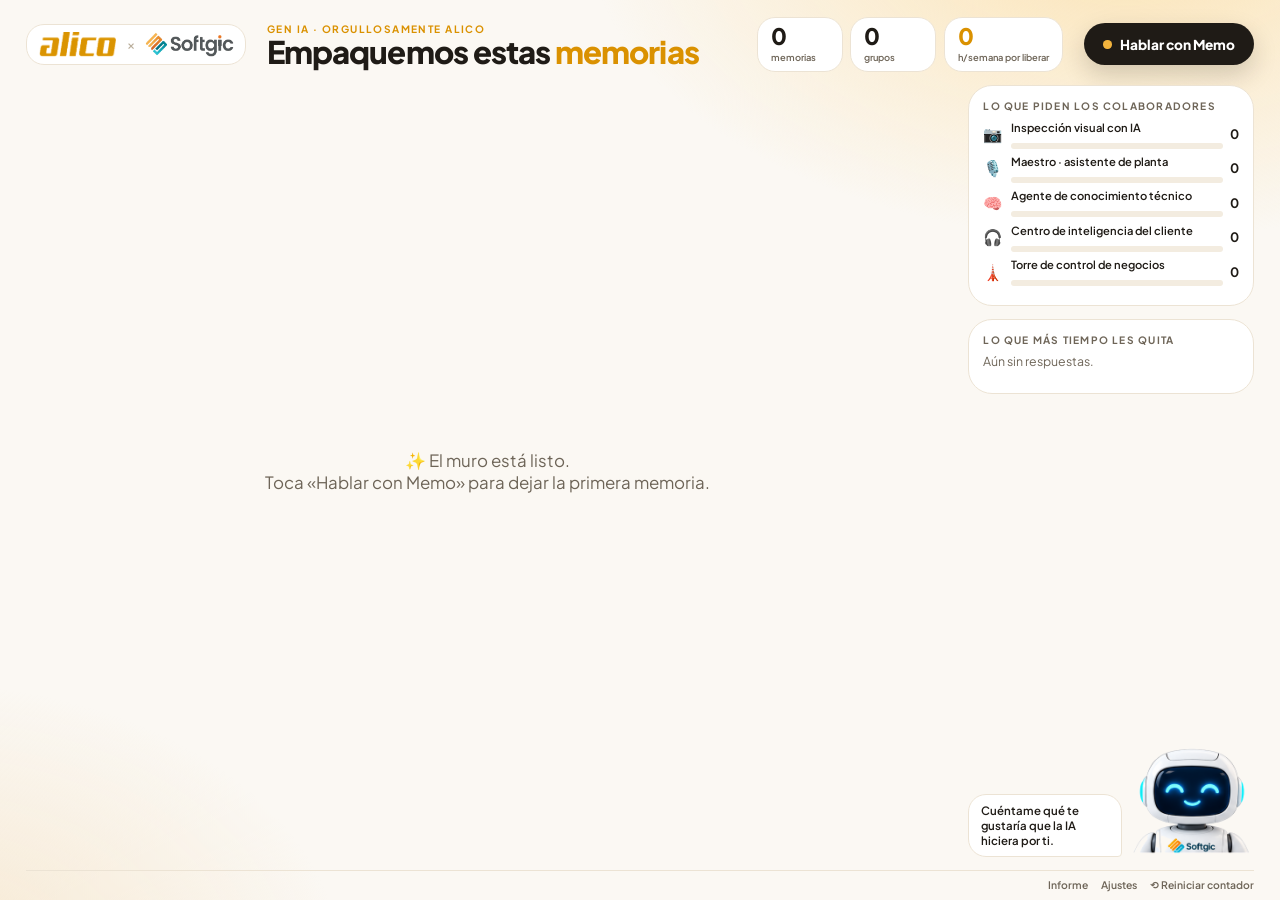
<file: index.html>
<!doctype html>
<html lang="es">
<head>
<meta charset="utf-8">
<meta name="viewport" content="width=device-width,initial-scale=1">
<title>Empaquemos estas memorias · Alico</title>
<link href="https://fonts.googleapis.com/css2?family=Plus+Jakarta+Sans:wght@400;500;600;700;800&display=swap" rel="stylesheet">
<link rel="stylesheet" href="shared/al.css">
<style>
:root{--gold:#DA9100;--gold2:#F2B33D;--goldL:#FFF4DE;--ink:#1F1B16;--mut:#6E6558;--bg:#FBF8F3;--line:#ECE3D4;--teal:#00758D;--card:#fff;--r:24px}
html{font-size:clamp(13px,1vw,22px)}
body{font-family:'Plus Jakarta Sans',Poppins,system-ui,sans-serif;background:var(--bg);color:var(--ink);height:100vh;overflow:hidden}
body:before{content:"";position:fixed;inset:0;pointer-events:none;background:radial-gradient(900px 520px at 88% -8%,#FBE3B4 0%,transparent 60%),radial-gradient(700px 480px at -6% 108%,#F6E7CF 0%,transparent 60%)}
.app{position:relative;height:100vh;display:grid;grid-template-columns:minmax(0,1fr);grid-template-rows:auto minmax(0,1fr) auto;gap:1rem;padding:1.3rem 2rem 0}
/* encabezado */
.top{display:flex;align-items:center;gap:1.6rem}
.brands{display:flex;align-items:center;gap:.8rem;padding:.55rem .9rem;background:#fff;border:1px solid var(--line);border-radius:18px}
.brands img{height:1.9rem;display:block}.brands .x{color:#b9ad9a;font-weight:500}
.ttl small{display:block;font-size:.78rem;font-weight:700;letter-spacing:.14em;text-transform:uppercase;color:var(--gold)}
.ttl h1{margin:.1rem 0 0;font-size:2.4rem;font-weight:800;letter-spacing:-.03em;line-height:1}
.ttl h1 em{font-style:normal;color:var(--gold)}
.stats{display:flex;gap:.6rem;margin-left:auto}
.st{background:#fff;border:1px solid var(--line);border-radius:18px;padding:.5rem 1rem;min-width:6.6rem}
.st b{display:block;font-size:1.75rem;font-weight:800;line-height:1.05;letter-spacing:-.02em}.st small{font-size:.72rem;color:var(--mut);font-weight:600}
.st.g b{color:var(--gold)}
.cta{display:inline-flex;align-items:center;gap:.6rem;background:var(--ink);color:#fff;border-radius:99px;padding:.95rem 1.5rem;font-weight:800;font-size:1.05rem;box-shadow:0 10px 24px rgba(31,27,22,.18);transition:transform .15s}
.cta:hover{transform:translateY(-2px)}.cta i{width:.65rem;height:.65rem;border-radius:50%;background:var(--gold2);box-shadow:0 0 0 0 #F2B33D99;animation:pl 2s infinite;font-style:normal}
@keyframes pl{70%{box-shadow:0 0 0 10px #F2B33D00}}
/* cuerpo */
.main{min-width:0;display:grid;grid-template-columns:minmax(0,1fr) 22rem;gap:1.4rem;min-height:0}
.wall{display:grid;grid-template-columns:repeat(4,minmax(0,1fr));grid-template-rows:repeat(2,minmax(0,1fr));gap:1.3rem;min-height:0;padding:.2rem}
/* cada memoria es un cuadro: marco delgado, paspartú marfil, filete dorado y ficha de museo */
.gc{position:relative;padding:.42rem;border-radius:5px;cursor:pointer;background:linear-gradient(145deg,#3A3127 0%,#16120E 45%,#2A231B 100%);box-shadow:0 22px 32px -16px rgba(31,27,22,.55),0 3px 6px rgba(31,27,22,.18),inset 0 0 0 1px rgba(255,255,255,.08);transition:transform .25s,box-shadow .25s;animation:in .6s cubic-bezier(.2,.9,.3,1) both;min-height:0;display:flex}
.gc.gold{background:linear-gradient(140deg,#FBE3A3 0%,#C98A08 30%,#F6CB63 52%,#A86E00 78%,#F2B33D 100%)}
.gc:hover{transform:translateY(-5px) rotate(-.3deg);box-shadow:0 30px 40px -18px rgba(31,27,22,.6),0 4px 8px rgba(31,27,22,.2)}
.gc .mat{flex:1;min-height:0;display:flex;flex-direction:column;background:#FCFAF5;padding:.85rem .85rem 0;box-shadow:inset 0 2px 7px rgba(0,0,0,.22),inset 0 0 0 1px rgba(0,0,0,.05)}
@keyframes in{from{opacity:0;transform:translateY(14px) scale(.98)}}
.gc .ph{position:relative;flex:1;min-height:0;background:var(--goldL);box-shadow:0 0 0 1px rgba(31,27,22,.12),0 0 0 4px #FCFAF5,0 0 0 5px rgba(218,145,0,.55)}.gc .ph img{width:100%;height:100%;object-fit:cover;display:block}
.gc .ph:after{content:"";position:absolute;inset:0;box-shadow:inset 0 0 18px rgba(0,0,0,.18);pointer-events:none}
.gc .cs{position:absolute;left:.5rem;bottom:.5rem;background:rgba(255,255,255,.94);border-radius:99px;padding:.2rem .65rem;font-size:.68rem;font-weight:700;display:flex;gap:.3rem;align-items:center;z-index:1}
.gc .ej{position:absolute;right:.5rem;top:.5rem;background:#fff;border-radius:99px;padding:.1rem .5rem;font-size:.58rem;font-weight:800;letter-spacing:.06em;color:var(--mut);z-index:1}
.gc .in{padding:.7rem .2rem .75rem;text-align:center}
.gc h3{margin:0;font-size:1rem;font-weight:800;letter-spacing:-.01em;white-space:nowrap;overflow:hidden;text-overflow:ellipsis}
.gc q{display:-webkit-box;-webkit-line-clamp:2;-webkit-box-orient:vertical;overflow:hidden;font-size:.8rem;color:var(--mut);margin:.2rem 0 .35rem;line-height:1.35;font-style:italic}
.gc .ft{font-size:.66rem;font-weight:800;color:var(--gold);letter-spacing:.08em;text-transform:uppercase;white-space:nowrap;overflow:hidden;text-overflow:ellipsis}
.gc .nw{position:absolute;top:-.55rem;left:50%;transform:translateX(-50%);background:var(--ink);color:#F2B33D;font-size:.6rem;font-weight:800;letter-spacing:.12em;padding:.2rem .6rem;border-radius:99px;z-index:2}
.empty{grid-column:1/-1;grid-row:1/-1;display:grid;place-items:center;text-align:center;color:var(--mut);font-size:1.3rem}
.side{display:flex;flex-direction:column;gap:1rem;min-height:0}
.pnl{background:#fff;border:1px solid var(--line);border-radius:var(--r);padding:1rem 1.1rem}
.pnl h4{margin:0 0 .6rem;font-size:.78rem;letter-spacing:.12em;text-transform:uppercase;color:var(--mut)}
.vb{display:grid;grid-template-columns:1.6rem 1fr auto;gap:.5rem;align-items:center;margin:.42rem 0;font-size:.86rem;font-weight:600}
.vb .tr{grid-column:2/3;height:.45rem;background:#F3ECE0;border-radius:99px;overflow:hidden;margin-top:.2rem}.vb .tr i{display:block;height:100%;border-radius:99px;transition:width .8s}
.vb .nm{grid-column:2/3}.vb b{grid-row:span 2;font-size:1rem}
.vb .ic{grid-row:span 2;font-size:1.2rem}
.big{font-size:2.4rem;font-weight:800;color:var(--gold);letter-spacing:-.03em;line-height:1}
.memoBox{margin-top:auto;display:flex;align-items:flex-end;gap:.5rem}
.memoBox .say{background:#fff;border:1px solid var(--line);border-radius:18px 18px 4px 18px;padding:.6rem .9rem;font-size:.88rem;font-weight:600;flex:1}
/* pie */
.foot{min-width:0;display:flex;align-items:center;gap:1rem;padding:.55rem 0 .7rem;font-size:.8rem;color:var(--mut);border-top:1px solid var(--line)}
.tick{flex:1;overflow:hidden;white-space:nowrap;mask-image:linear-gradient(90deg,transparent,#000 6%,#000 94%,transparent)}
.tick span{display:inline-block;animation:mq 90s linear infinite;padding-left:100%}.tick span i{font-style:normal;margin:0 1.8rem}.tick b{color:var(--ink)}
@keyframes mq{to{transform:translateX(-100%)}}
.lnk{color:var(--mut);text-decoration:none;font-weight:600;background:none;font-size:.8rem;padding:0}.lnk:hover{color:var(--gold)}
/* aviso de nueva memoria: discreto, en la esquina */
.toastC{position:fixed;right:1.6rem;bottom:4.2rem;z-index:40;background:#fff;border:1px solid var(--line);border-left:6px solid var(--gold);border-radius:20px;box-shadow:0 18px 40px rgba(31,27,22,.18);padding:.8rem 1rem;display:flex;gap:.8rem;align-items:center;max-width:26rem;animation:tin .5s cubic-bezier(.2,.9,.3,1)}
.toastC img{width:4.2rem;height:4.2rem;border-radius:14px;object-fit:cover}.toastC b{display:block;font-size:1rem}.toastC small{color:var(--mut)}
@keyframes tin{from{opacity:0;transform:translateY(20px)}}
#conf{position:fixed;inset:0;z-index:45;pointer-events:none}

/* ===================== entrevista ===================== */
#flow{position:fixed;inset:0;z-index:60;background:var(--bg);display:none;grid-template-rows:auto 1fr;padding:1.1rem 2rem 1.4rem;gap:1rem}
#flow.on{display:grid}
#flow:before{content:"";position:absolute;inset:0;pointer-events:none;background:radial-gradient(900px 520px at 0% 0%,#FBE3B4 0%,transparent 55%)}
.fh{position:relative;display:flex;align-items:center;gap:1rem}
.prog{flex:1;display:flex;gap:.35rem}
.prog div{flex:1;font-size:.68rem;font-weight:700;color:#b5a991;text-align:center}
.prog div:before{content:"";display:block;height:.38rem;border-radius:99px;background:#EDE3D2;margin-bottom:.3rem}
.prog div.on{color:var(--ink)}.prog div.on:before{background:var(--gold)}.prog div.now{color:var(--gold)}.prog div.now:before{background:linear-gradient(90deg,var(--gold),var(--gold2));box-shadow:0 0 0 3px #F2B33D33}
.xb{background:#fff;border:1px solid var(--line);border-radius:99px;padding:.5rem 1rem;font-weight:700;font-size:.85rem}
.fb{position:relative;display:grid;grid-template-columns:minmax(18rem,.8fr) minmax(0,1.45fr);gap:2rem;min-height:0}
.lc{display:flex;flex-direction:column;align-items:center;justify-content:center;gap:.8rem;min-height:0}
.lc .memo{max-height:38vh}
.sub{width:100%;background:var(--ink);color:#fff;border-radius:22px;padding:1rem 1.3rem;position:relative}
.sub small{display:flex;gap:.5rem;align-items:center;font-size:.72rem;letter-spacing:.12em;text-transform:uppercase;color:var(--gold2);font-weight:800;margin-bottom:.35rem}
.sub p{margin:0;font-size:1.45rem;font-weight:700;line-height:1.35}
.sub p span{opacity:.32;transition:opacity .12s}.sub p span.on{opacity:1}
.sub:after{content:"";position:absolute;left:50%;top:-12px;transform:translateX(-50%);border:12px solid transparent;border-bottom-color:var(--ink);border-top:0}
.rep{background:none;color:var(--gold2);font-weight:700;font-size:.82rem;padding:0;margin-top:.5rem}
.rc{background:#fff;border:1px solid var(--line);border-radius:28px;padding:1.4rem 1.6rem;overflow:auto;box-shadow:0 20px 50px rgba(80,60,20,.08);min-height:0}
.rc h2{margin:0 0 .2rem;font-size:1.6rem;font-weight:800;letter-spacing:-.02em}
.qn{font-size:.75rem;font-weight:800;letter-spacing:.12em;text-transform:uppercase;color:var(--gold)}
.hint{color:var(--mut);font-size:.95rem;margin:.2rem 0 .8rem}
.live{position:relative;min-height:7.5rem;border-radius:20px;border:2px solid var(--line);background:#FFFCF6;padding:1rem 1.2rem;font-size:1.3rem;line-height:1.5;font-weight:500}
.live.rec{border-color:var(--gold);box-shadow:0 0 0 5px #F2B33D22}
.live .ph{color:#b5a991}.live .int{color:#a08f73;font-style:italic}
.live .cur{display:inline-block;width:2px;height:1.2em;background:var(--gold);vertical-align:-.2em;margin-left:2px;animation:bl 1s steps(2) infinite}@keyframes bl{50%{opacity:0}}
.live textarea{width:100%;min-height:6rem;border:0;background:transparent;font:inherit;resize:vertical;outline:none;color:var(--ink)}
.mrow{display:flex;align-items:center;gap:1rem;margin:.8rem 0}
.mic{width:4.6rem;height:4.6rem;border-radius:50%;background:var(--ink);color:#fff;font-size:1.8rem;flex:none;box-shadow:0 8px 20px rgba(31,27,22,.25)}
.mic.on{background:#D64545;animation:rec 1.3s infinite}@keyframes rec{70%{box-shadow:0 0 0 18px rgba(214,69,69,0)}}
.wave{display:flex;gap:3px;align-items:center;height:1.6rem}.wave.live i{animation:none!important;transition:height .08s}.wave i{width:4px;border-radius:9px;background:var(--gold);height:20%;animation:wv 1s ease-in-out infinite}.wave.off i{animation:none;height:15%;background:#E2D7C4}
@keyframes wv{50%{height:100%}}
.mst{font-weight:700;font-size:.95rem}.mst small{display:block;color:var(--mut);font-weight:500;font-size:.8rem}
.edit{margin-left:auto;background:#fff;border:1px solid var(--line);border-radius:99px;padding:.45rem .9rem;font-weight:700;font-size:.82rem}
.ql{font-size:.8rem;font-weight:800;letter-spacing:.08em;text-transform:uppercase;color:var(--mut);margin:1rem 0 .45rem}
.chips{display:flex;flex-wrap:wrap;gap:.45rem}
.chips button{background:#fff;border:1.5px solid var(--line);border-radius:99px;padding:.55rem 1rem;font-weight:600;font-size:.92rem;color:var(--ink);transition:all .15s}
.chips button:hover{border-color:var(--gold)}.chips button.on{background:var(--ink);border-color:var(--ink);color:#fff}
.cases{display:grid;grid-template-columns:repeat(3,1fr);gap:.6rem}
.cases button{text-align:left;background:#fff;border:1.5px solid var(--line);border-radius:18px;padding:.75rem .9rem;font-weight:700;font-size:.9rem;line-height:1.25;display:flex;gap:.6rem;align-items:center}
.cases button span{font-size:1.5rem}.cases button.on{border-color:var(--gold);background:var(--goldL);box-shadow:0 0 0 3px #F2B33D33}
.ready{display:flex;gap:.5rem}.ready button{font-size:1.9rem;background:#fff;border:1.5px solid var(--line);border-radius:16px;width:3.6rem;height:3.6rem;filter:grayscale(1);opacity:.6}.ready button.on{filter:none;opacity:1;border-color:var(--gold);background:var(--goldL)}
.ejs{display:flex;gap:.4rem;flex-wrap:wrap;margin-top:.6rem}.ejs button{background:none;border:1px dashed #d9ccb6;border-radius:99px;padding:.3rem .8rem;font-size:.8rem;color:var(--mut)}
.nav{display:flex;justify-content:space-between;gap:.8rem;margin-top:1.2rem}
.b1{background:var(--ink);color:#fff;border-radius:16px;padding:.95rem 1.6rem;font-weight:800;font-size:1.05rem}.b1:hover{background:#000}
.b2{background:#fff;border:1px solid var(--line);border-radius:16px;padding:.95rem 1.3rem;font-weight:700}
.bg{background:linear-gradient(135deg,var(--gold),var(--gold2));color:#1F1B16}
.conv{margin-top:1.2rem;border-top:1px solid var(--line);padding-top:.8rem}
.conv summary{cursor:pointer;font-weight:700;font-size:.85rem;color:var(--mut)}
.conv .it{display:grid;grid-template-columns:1.6rem 1fr;gap:.5rem;font-size:.85rem;margin:.5rem 0}.conv .it b{display:block;font-size:.78rem;color:var(--gold)}
.conv .n{width:1.6rem;height:1.6rem;border-radius:50%;background:var(--goldL);display:grid;place-items:center;font-weight:800;font-size:.75rem;color:var(--gold)}
.f2{display:grid;grid-template-columns:1fr 1fr;gap:.8rem}
.fld label{display:block;font-size:.8rem;font-weight:700;color:var(--mut);margin-bottom:.3rem}
.fld input,.fld select,.fld textarea{width:100%;border:1.5px solid var(--line);border-radius:14px;padding:.75rem .9rem;font:inherit;font-size:1rem;background:#FFFCF6}
.fld{margin-bottom:.8rem}
.chk{display:flex;gap:.7rem;align-items:flex-start;font-size:.92rem;margin:.5rem 0;color:var(--mut)}.chk input{width:1.3rem;height:1.3rem;accent-color:var(--gold);margin-top:.1rem}
.idea{display:grid;grid-template-columns:17rem 1fr;gap:1.6rem;align-items:start}
.pkw{position:relative;padding:.6rem;border-radius:28px;background:radial-gradient(120% 90% at 50% 30%,#2A2219 0%,#0E0C0A 70%);box-shadow:0 24px 50px -20px rgba(31,27,22,.6)}
.pkw .bd{position:absolute;left:.9rem;top:.9rem;z-index:2;font-size:.66rem;font-weight:800;letter-spacing:.08em;text-transform:uppercase;background:rgba(242,179,61,.16);color:#F2B33D;border:1px solid rgba(242,179,61,.4);border-radius:99px;padding:.2rem .6rem}
.via{display:flex;gap:.6rem;align-items:center;flex-wrap:wrap;font-size:.82rem;color:var(--mut);margin:.2rem 0 .9rem}.via b{color:var(--gold)}
.safe{display:flex;gap:.9rem;align-items:flex-start;background:linear-gradient(135deg,#FFF7E6,#fff);border:1px solid #F3D9A6;border-radius:18px;padding:.9rem 1.1rem;margin:.4rem 0 1rem;font-size:.95rem;line-height:1.45}.safe span{font-size:1.8rem}
.und{display:none;margin:.6rem 0 0;font-size:.88rem;font-weight:600;color:var(--ink);background:var(--goldL);border-radius:12px;padding:.5rem .8rem}.und.on{display:block}
.memo-pre{color:var(--gold2)}
.vid{position:relative;border-radius:24px;overflow:hidden;background:#000;aspect-ratio:4/3;max-height:55vh;margin:0 auto}.vid video,.vid img{width:100%;height:100%;object-fit:cover;display:block}
.cd{position:absolute;inset:0;display:grid;place-items:center;font-size:8rem;font-weight:800;color:#fff;text-shadow:0 0 30px #000;pointer-events:none}
.frame{position:absolute;inset:6%;border:3px dashed rgba(255,255,255,.7);border-radius:20px;pointer-events:none}
.spin2{width:3rem;height:3rem;border:4px solid #EEDFC2;border-top-color:var(--gold);border-radius:50%;animation:sp .9s linear infinite;margin:1rem auto}@keyframes sp{to{transform:rotate(360deg)}}
.sum{display:grid;grid-template-columns:repeat(2,1fr);gap:.6rem;margin-top:.8rem}.sum div{background:#FFFCF6;border:1px solid var(--line);border-radius:16px;padding:.7rem .9rem;font-size:.88rem}.sum b{display:block;font-size:.72rem;color:var(--gold);letter-spacing:.06em;text-transform:uppercase}
.memo{animation:fl 3.2s ease-in-out infinite}.memo.talk{animation:fl 1.1s ease-in-out infinite}@keyframes fl{50%{transform:translateY(-6px)}}
@media (max-width:1100px){body{overflow:auto;height:auto}.app{height:auto}.main,.fb,.idea{grid-template-columns:1fr}.wall{grid-template-columns:repeat(2,1fr);grid-auto-rows:16rem}.stats{display:none}.cases{grid-template-columns:1fr 1fr}}
</style>
</head>
<body>
<div class="app">
  <header class="top">
    <div class="brands"><img src="assets/alico.png" alt="Alico"><span class="x">×</span><img src="assets/softgic.png" alt="Softgic"></div>
    <div class="ttl"><small>GEN IA · Orgullosamente Alico</small><h1>Empaquemos estas <em>memorias</em></h1></div>
    <div class="stats" id="stats"></div>
    <button class="cta" id="go"><i></i> Hablar con Memo</button>
  </header>
  <div class="main">
    <div class="wall" id="wall"></div>
    <aside class="side">
      <div class="pnl"><h4>Lo que piden los colaboradores</h4><div id="votes"></div></div>
      <div class="pnl"><h4>Lo que más tiempo les quita</h4><div id="pains"></div></div>
      <div class="memoBox"><div class="say" id="say">Cuéntame qué te gustaría que la IA hiciera por ti.</div><div id="memoTop"></div></div>
    </aside>
  </div>
  <footer class="foot"><div class="tick"><span id="tk"></span></div><a class="lnk" href="admin.html">Informe</a><button class="lnk" id="set">Ajustes</button><button class="lnk" id="rst" title="Reinicia los contadores del muro (no borra nada)">⟲ Reiniciar contador</button></footer>
</div>
<div id="flow"></div>
<canvas id="conf"></canvas>

<script src="shared/al.js"></script>
<script src="shared/mem.js"></script>
<script>
(() => {
'use strict';
const $ = AL.$, esc = AL.esc, $$ = s => [...document.querySelectorAll(s)], H = id => document.getElementById(id);
{ const st = document.createElement('style'); st.textContent = MEM.empaqueCSS; document.head.appendChild(st); }

/* ============================ muro ============================ */
let page = 0; const PER = 8;
const vis = () => { const l = MEM.muro(), real = l.filter(r => !r.ejemplo); return real.length ? real : l; };
function renderTop() {
  const l = vis(), s = MEM.stats(l);
  H('stats').innerHTML = [[s.n, 'memorias', ''], [s.grupos, 'grupos', ''], [s.horas.toLocaleString('es-CO'), 'h/semana por liberar', 'g']].map(([n, t, c]) => `<div class="st ${c}"><b>${n}</b><small>${t}</small></div>`).join('');
  const mv = Math.max(1, ...s.casos.map(c => c.votos));
  H('votes').innerHTML = s.casos.slice().sort((a, b) => b.votos - a.votos).map(c => `<div class="vb"><span class="ic">${c.ic}</span><span class="nm">${esc(c.n)}</span><b>${c.votos}</b><span class="tr"><i style="width:${c.votos / mv * 100}%;background:${c.c}"></i></span></div>`).join('');
  const md = Math.max(1, ...s.dolores.map(d => d[2]));
  H('pains').innerHTML = s.dolores.filter(d => d[2]).slice(0, 3).map(([, n, k]) => `<div class="vb" style="grid-template-columns:1fr auto"><span class="nm" style="grid-column:1">${esc(n)}</span><b style="grid-row:auto">${k}</b><span class="tr" style="grid-column:1/-1"><i style="width:${k / md * 100}%;background:var(--gold)"></i></span></div>`).join('') || '<p class="hint">Aún sin respuestas.</p>';
  const tk = l.slice(0, 14).map(r => `<i>“${esc((r.t || [])[0] || (r.h || {}).eslogan || '')}” — <b>${esc(MEM.nombre(r))}</b>, ${esc(r.area || '')}</i>`).join('');
  H('tk').innerHTML = tk || '<i>Sé la primera persona en dejar su memoria.</i>';
}
function renderWall() {
  const l = vis(), pages = Math.max(1, Math.ceil(l.length / PER)); if (page >= pages) page = 0;
  const sl = l.slice(page * PER, page * PER + PER), nuevo = l.find(r => !r.ejemplo);
  if (!l.length) { H('wall').innerHTML = '<div class="empty">✨ El muro está listo.<br>Toca «Hablar con Memo» para dejar la primera memoria.</div>'; return; }
    H('wall').innerHTML = sl.map((r, i) => { const c = MEM.caso((r.a || {}).caso) || {}, h = r.h || {}, gold = nuevo && r.id === nuevo.id;
    return `<div class="gc ${gold ? 'gold' : ''}" data-id="${r.id}" style="animation-delay:${i * .06}s">${gold ? '<span class="nw">LA MÁS RECIENTE</span>' : ''}<div class="mat"><div class="ph">${r.foto ? `<img src="${r.foto}" alt="">` : `<div style="height:100%;display:grid;place-items:center;font-size:3rem">💡</div>`}${r.ejemplo ? '<span class="ej">EJEMPLO</span>' : ''}${c.n ? `<span class="cs">${c.ic} ${esc(c.n)}</span>` : ''}</div>
    <div class="in"><h3>${esc(h.nombre_idea || r.grupo)}</h3><q>${esc(h.eslogan || (r.t || [])[0] || '')}</q><div class="ft">${esc(r.grupo)} · ${esc(MEM.nombre(r))}</div></div></div></div>`; }).join('');
  sl.filter(r => !r.foto && !r.ejemplo).forEach(r => MEM.fetchFoto(r).then(f => f && renderWall()));
}
H('wall').onclick = e => { const c = e.target.closest('.gc'); if (c) detalle(c.dataset.id); };
function detalle(id) {
  const r = MEM.get(id); if (!r) return; const h = r.h || {};
  AL.modal(`<div style="font-family:'Plus Jakarta Sans',sans-serif"><div style="display:grid;grid-template-columns:13rem 1fr;gap:1.3rem;align-items:start"><div class="pkw">${MEM.empaque({ nombre: h.nombre_idea, eslogan: h.eslogan, caso: (r.a || {}).caso, id: r.id })}</div><div>${r.foto ? `<img src="${r.foto}" style="width:100%;max-height:15rem;object-fit:cover;border-radius:14px">` : ''}<div class="qn" style="margin-top:.6rem">${esc(r.grupo)} · ${esc(r.area)}</div><h2 style="margin:.2rem 0">${esc(h.nombre_idea || '')}</h2><p style="color:#6E6558">${esc(MEM.nombre(r))}${r.anon ? '' : ' · ' + esc(r.rol || '')}</p><p>${esc(h.historia_usuario || '')}</p></div></div>
  <div class="sum">${MEM.Q.map((q, i) => `<div><b>${i + 1}. ${esc(q.corto)}</b>${esc(resumenResp(r, i))}</div>`).join('')}</div>
  <div style="text-align:right;margin-top:1rem"><button class="b2" onclick="AL.closeModal()">Cerrar</button></div></div>`);
}
function resumenResp(r, i) {
  const a = r.a || {}, t = (r.t || [])[i] || '', L = (arr, x) => (x || []).map(k => MEM.lab(arr, k)).join(', ');
  const k = [MEM.lab(MEM.DOLORES, a.dolor), a.horas != null ? `${a.horas} h/semana · ${(MEM.PERSONAS.find(x => x[1] === a.personas) || [''])[0]}` : '', L(MEM.AYUDAS, a.ayuda), L(MEM.GANAS, a.gana), [L(MEM.APOYOS, a.apoyo), a.listo ? 'ganas de aprender ' + a.listo + '/5' : ''].filter(Boolean).join(' · '), (MEM.caso(a.caso) || {}).n][i];
  return [k, t ? '«' + t + '»' : ''].filter(Boolean).join(' — ') || '—';
}
function refresh() { renderTop(); renderWall(); }
setInterval(() => { const pages = Math.ceil(vis().length / PER); if (pages > 1 && !H('flow').classList.contains('on')) { page = (page + 1) % pages; renderWall(); } }, 15000);
H('memoTop').innerHTML = MEM.memo({ size: 110, pose: 'cordialidad' });
const SAYS = ['Cuéntame qué te gustaría que la IA hiciera por ti.', 'No es una evaluación: quiero saber dónde te podemos ayudar.', 'Tu voz define por dónde empieza Alico con la IA.', 'Seis preguntas, una foto y tu idea queda empacada en el muro.'];
let si = 0; setInterval(() => { H('say').textContent = SAYS[++si % SAYS.length]; }, 8000);

async function poll() { const before = new Set(MEM.list().map(r => r.id)); if (await MEM.pull()) { const nuevas = MEM.list().filter(r => !before.has(r.id) && !r.ejemplo); refresh(); if (nuevas[0] && !H('flow').classList.contains('on')) aviso(nuevas[0]); } }
setInterval(poll, 12000); poll();
function aviso(r) {
  const d = document.createElement('div'); d.className = 'toastC'; const h = r.h || {};
  d.innerHTML = `${r.foto ? `<img src="${r.foto}">` : '<span style="font-size:2rem">🎉</span>'}<div><small>Nueva memoria · ${esc(r.grupo)}</small><b>${esc(h.nombre_idea || '')}</b><small>${esc(MEM.nombre(r))} · ${esc(r.area || '')}</small></div>`;
  document.body.appendChild(d); confetti(70); setTimeout(() => d.remove(), 6000);
}
function confetti(n = 120) {
  const c = H('conf'), x = c.getContext('2d'); c.width = innerWidth; c.height = innerHeight; const P = [], cols = ['#DA9100', '#F2B33D', '#1F1B16', '#00758D', '#FBE3B4'];
  for (let i = 0; i < n; i++) P.push({ x: innerWidth * (.55 + Math.random() * .45), y: -20 - Math.random() * 200, vx: (Math.random() - .6) * 4, vy: 2 + Math.random() * 4, s: 5 + Math.random() * 6, r: Math.random() * 6, vr: (Math.random() - .5) * .3, c: cols[i % cols.length] });
  let f = 0; (function a() { x.clearRect(0, 0, c.width, c.height); P.forEach(p => { p.x += p.vx; p.y += p.vy; p.r += p.vr; x.save(); x.translate(p.x, p.y); x.rotate(p.r); x.fillStyle = p.c; x.fillRect(-p.s / 2, -p.s / 4, p.s, p.s / 2); x.restore(); }); if (++f < 200) requestAnimationFrame(a); else x.clearRect(0, 0, c.width, c.height); })();
}
H('rst').onclick = () => {
  AL.modal(`<h2>⟲ Reiniciar el contador del muro</h2><p class="muted">El muro y los contadores empiezan desde cero para el siguiente grupo o jornada. <b>No se borra ninguna respuesta</b>: todo sigue en el informe y en Google Sheets.</p><div class="field" style="margin-top:.8rem"><label>PIN del taller</label><input id="rp" type="password" inputmode="numeric" autocomplete="off"></div><div style="display:flex;gap:.6rem;justify-content:flex-end"><button class="btn gr" onclick="AL.closeModal()">Cancelar</button>${MEM.cfg.desde ? '<button class="btn gr" id="rx">Ver todo otra vez</button>' : ''}<button class="btn" id="ro">Reiniciar ahora</button></div>`);
  setTimeout(() => H('rp') && H('rp').focus(), 50);
  const chk = () => { if ($('#rp').value !== AL.cfg.pin) { AL.toast('PIN incorrecto'); return false; } return true; };
  $('#ro').onclick = () => { if (!chk()) return; MEM.cfg.desde = Date.now(); MEM.saveCfg(); AL.closeModal(); page = 0; refresh(); AL.toast('Contador en cero. Todo lo anterior sigue en el informe.'); };
  $('#rp').addEventListener('keydown', e => { if (e.key === 'Enter') $('#ro').click(); });
  if ($('#rx')) $('#rx').onclick = () => { if (!chk()) return; MEM.cfg.desde = 0; MEM.saveCfg(); AL.closeModal(); refresh(); };
};
H('set').onclick = AL.settings;

/* ============================ voz de Memo con subtítulos ============================ */
let talkId = 0;
function speak(t, cb, subEl) {
  const id = ++talkId, words = t.split(/\s+/);
  const spans = subEl ? [...subEl.querySelectorAll('span')] : [], mark = n => spans.forEach((s, i) => s.classList.toggle('on', i <= n));
  $$('#flow .memo').forEach(m => m.classList.add('talk'));
  let fallback = null;
  const done = () => { if (id !== talkId) return; clearInterval(fallback); mark(words.length); $$('#flow .memo').forEach(m => m.classList.remove('talk')); const c = cb; cb = null; c && c(); };
  let k = -1; const startFb = () => { clearInterval(fallback); fallback = setInterval(() => { if (id !== talkId) return clearInterval(fallback); k++; mark(k); if (k >= words.length) clearInterval(fallback); }, 330); };
  if (!AL.cfg.voz || !('speechSynthesis' in window)) { startFb(); setTimeout(done, words.length * 330 + 300); return; }
  try {
    speechSynthesis.cancel(); const u = new SpeechSynthesisUtterance(t), v = AL.mejorVoz(); u.lang = v ? v.lang : 'es-CO'; if (v) u.voice = v; u.rate = v && /natural|neural|online/i.test(v.name) ? 1.02 : .97;
    let got = false; u.onboundary = e => { if (e.name && e.name !== 'word') return; got = true; clearInterval(fallback); mark(t.slice(0, e.charIndex).split(/\s+/).filter(Boolean).length); };
    u.onstart = () => setTimeout(() => { if (!got) startFb(); }, 700); u.onend = done; u.onerror = done; speechSynthesis.speak(u);
    setTimeout(() => { if (!speechSynthesis.speaking && !got && id === talkId) { startFb(); setTimeout(done, words.length * 330); } }, 1500);
  } catch (e) { startFb(); setTimeout(done, words.length * 330); }
}
const hush = () => { talkId++; try { speechSynthesis.cancel(); } catch (e) {} $$('#flow .memo').forEach(m => m.classList.remove('talk')); };

/* ============================ entrevista: discovery express ============================ */
const LBL = ['Tú', '1', '2', '3', '4', '5', '6', 'Tu idea', 'Foto', 'Listo'];
const POSES = ['saludo', 'atencion', 'analisis', 'explicacion', 'cordialidad', 'complicidad', 'senalar', 'aprobacion', 'senalar', 'alegria'];
let R = null, step = 0;
const nuevo = () => ({ id: 'm' + AL.uid(), grupo: '', nombre: '', participante: '', rol: '', area: 'Producción', anon: false, consent: '', fotoOk: true, t: ['', '', '', '', '', ''], pre: [], a: { ayuda: [], gana: [], apoyo: [] }, h: null, foto: null, padrino: '' });
function openFlow() { R = nuevo(); step = 0; H('flow').classList.add('on'); draw(); }
function closeFlow() { AL.stopListen(true); medidor(false); stopCam(); hush(); H('flow').classList.remove('on'); refresh(); }
H('go').onclick = openFlow;
document.addEventListener('keydown', e => { if (/INPUT|TEXTAREA|SELECT/.test(document.activeElement.tagName)) return; if ((e.key === 'n' || e.key === 'N') && !H('flow').classList.contains('on')) openFlow(); });
function shell(memoTxt, inner, o = {}) {
  H('flow').innerHTML = `<div class="fh"><div class="brands" style="padding:.4rem .7rem"><img src="assets/alico.png" alt="Alico" style="height:1.3rem"><span class="x">×</span><img src="assets/softgic.png" alt="Softgic" style="height:1.3rem"></div>
    <div class="prog">${LBL.map((l, i) => `<div class="${i < step ? 'on' : i === step ? 'now' : ''}">${i >= 1 && i <= 6 ? 'Pregunta ' + l : l}</div>`).join('')}</div><button class="xb" id="x">✕ Salir</button></div>
  <div class="fb"><div class="lc">${MEM.memo({ size: 300, pose: POSES[step] })}<div class="sub"><small>🔊 Memo dice</small><p id="subt"></p><button class="rep" id="rep">↻ Repetir</button></div></div><div class="rc" id="rc">${inner}</div></div>`;
  H('x').onclick = () => { if (step < 9 && !confirm('¿Salir? Se pierde lo que llevas.')) return; closeFlow(); };
  const pre = o.pre || '', full = (pre ? pre + ' ' : '') + memoTxt;
  H('subt').innerHTML = (pre ? `<em class="memo-pre" style="font-style:normal">${pre.split(/\s+/).map(w => `<span>${esc(w)} </span>`).join('')}</em>` : '') + memoTxt.split(/\s+/).map(w => `<span>${esc(w)} </span>`).join('');
  H('rep').onclick = () => speak(full, null, H('subt'));
  if (!o.mute) speak(full, o.after, H('subt'));
}
function draw() { AL.stopListen(true); medidor(false); stopCam(); [dIntro, dQ, dQ, dQ, dQ, dQ, dQ, dGen, dFoto][step](); }

/* --- 0 · presentación (espacio seguro) --- */
function dIntro() {
  const gs = ['Grupo 1', 'Grupo 2', 'Grupo 3', 'Grupo 4', 'Grupo 5', 'Grupo 6', 'Grupo 7', 'Grupo 8'];
  shell('¡Hola! Soy Memo, de Softgic. Esto no es una evaluación: son seis preguntas para entender tu trabajo y saber dónde la inteligencia artificial, Alico y tus líderes te pueden ayudar. Primero, preséntate.', `<div class="qn">Antes de empezar</div><h2>¿Quién eres?</h2>
  <div class="safe"><span>🤝</span><div><b>Aquí no hay respuestas buenas ni malas.</b> Lo que cuentes sirve para saber dónde apoyarte. La IA llega para quitarte lo repetitivo y que aprendas cosas nuevas, <b>no para reemplazarte</b>. Si prefieres, tu respuesta puede ser anónima.</div></div>
  <div class="ql" style="margin-top:.2rem">Tu grupo</div><div class="chips" id="gp">${gs.map(g => `<button data-g="${g}">${g}</button>`).join('')}</div>
  <div class="f2" style="margin-top:.9rem"><div class="fld"><label>Nombre del grupo (opcional)</label><input id="gn" placeholder="Ej.: Los Imparables"></div><div class="fld"><label>Tu nombre</label><input id="pn" placeholder="Ej.: Marta"></div></div>
  <div class="f2"><div class="fld"><label>Tu cargo</label><input id="pr" placeholder="Ej.: Líder de turno"></div><div class="fld"><label>Tu área</label><select id="pa">${MEM.AREAS.map(a => `<option>${a}</option>`).join('')}</select></div></div>
  <label class="chk"><input type="checkbox" id="an"><span>Prefiero que <b>mi nombre no aparezca</b> en el muro ni en el informe (solo mi área).</span></label>
  <label class="chk"><input type="checkbox" id="c1"><span>Autorizo el tratamiento de mis respuestas para este ejercicio de Alico y Softgic (Ley 1581 de 2012).</span></label>
  <label class="chk"><input type="checkbox" id="c2" checked><span>Autorizo el uso de la foto del grupo en el muro y en la memoria del evento.</span></label>
  <div class="nav"><span></span><button class="b1 bg" id="nx">Empezar ➜</button></div>`);
  $$('#gp button').forEach(b => b.onclick = () => { R.grupo = b.dataset.g; $$('#gp button').forEach(x => x.classList.toggle('on', x === b)); });
  H('an').onchange = e => H('pn').placeholder = e.target.checked ? 'Opcional' : 'Ej.: Marta';
  H('nx').onclick = () => {
    R.nombre = H('gn').value.trim(); R.participante = H('pn').value.trim(); R.rol = H('pr').value.trim(); R.area = H('pa').value; R.anon = H('an').checked;
    if (!R.grupo && !R.nombre) return AL.toast('Elige tu grupo o escribe su nombre');
    if (!R.participante && !R.anon) return AL.toast('Escribe tu nombre o marca la opción anónima');
    if (!H('c1').checked) return AL.toast('Necesito tu autorización para continuar');
    R.fotoOk = H('c2').checked; R.consent = new Date().toISOString(); R.grupoLabel = R.nombre ? (R.grupo ? R.grupo + ' · ' + R.nombre : R.nombre) : R.grupo; step++; draw();
  };
}

/* --- 1 a 6 · preguntas con transcripción en vivo y comprensión automática --- */
function dQ() {
  const i = step - 1, q = MEM.Q[i], A = R.a;
  let quick = '';
  const chip = (arr, sel, multi) => arr.map(([k, l]) => `<button data-k="${k}" class="${(multi ? (A[q.campo] || []).includes(k) : sel === k) ? 'on' : ''}">${esc(l)}</button>`).join('');
  if (q.tipo === 'uno') quick = `<div class="ql">Toca la que mejor lo describe</div><div class="chips" id="qk">${chip(q.opts, A.dolor)}</div>`;
  if (q.tipo === 'tiempo') quick = `<div class="ql">Horas a la semana</div><div class="chips" id="qh">${MEM.HORAS.map(([l, v]) => `<button data-v="${v}" class="${A.horas === v ? 'on' : ''}">${l}</button>`).join('')}</div><div class="ql">¿A cuántas personas les pasa?</div><div class="chips" id="qp">${MEM.PERSONAS.map(([l, v]) => `<button data-v="${v}" class="${A.personas === v ? 'on' : ''}">${l}</button>`).join('')}</div>`;
  if (q.tipo === 'varios') quick = `<div class="ql">Elige hasta ${q.max}</div><div class="chips" id="qm">${chip(q.opts, null, true)}</div>`;
  if (q.tipo === 'apoyo') quick = `<div class="ql">Lo que más te ayudaría (hasta ${q.max})</div><div class="chips" id="qm">${chip(q.opts, null, true)}</div><div class="ql">¿Qué tantas ganas tienes de aprender a trabajar con IA?</div><div class="ready" id="qr">${MEM.LISTO.map((e, k) => `<button data-v="${k + 1}" class="${A.listo === k + 1 ? 'on' : ''}" title="${k + 1} de 5">${e}</button>`).join('')}</div>`;
  if (q.tipo === 'caso') quick = `<div class="ql">Elige un caso</div><div class="cases" id="qc">${MEM.CASOS.map(c => `<button data-k="${c.id}" class="${A.caso === c.id ? 'on' : ''}"><span>${c.ic}</span>${esc(c.n)}</button>`).join('')}</div>`;
  const conv = MEM.Q.slice(0, i).map((qq, k) => `<div class="it"><span class="n">${k + 1}</span><div><b>${esc(qq.corto)}</b>${esc(resumenResp(R, k))}</div></div>`).join('');
  shell(q.q, `<div class="qn">Pregunta ${i + 1} de 6</div><h2>${esc(q.corto)}</h2><p class="hint">${esc(q.hint)}</p>
    <div class="live" id="live"></div>
    <div class="mrow"><button class="mic" id="mic" title="Hablar">🎙️</button><div class="wave off" id="wave">${'<i></i>'.repeat(9)}</div><div class="mst" id="mst"></div><button class="edit" id="ed">✍️ Escribir</button></div>
    <div class="und" id="und"></div>
    ${quick}
    <div class="ejs">${q.ej.map(e => `<button data-e="${esc(e)}">💬 ${esc(e)}</button>`).join('')}</div>
    <div class="nav"><button class="b2" id="bk">← Atrás</button><button class="b1 ${i === 5 ? 'bg' : ''}" id="nx">${i === 5 ? 'Empacar mi idea 🎁' : 'Siguiente ➜'}</button></div>
    ${conv ? `<details class="conv"><summary>Lo que llevamos (${i})</summary>${conv}</details>` : ''}`, { pre: R.pre[i], after: () => { if (!R.t[i] && AL.micOk) startMic(); } });
  let fin = R.t[i] || '', inter = '', editing = false;
  const paint = () => { if (editing || !H('live')) return; const on = AL.listening(); H('live').innerHTML = fin || inter ? `${esc(fin)} <span class="int">${esc(inter)}</span>${on ? '<span class="cur"></span>' : ''}` : `<span class="ph">${on ? 'Te escucho…' : 'Tu respuesta aparecerá aquí mientras hablas.'}</span>${on ? '<span class="cur"></span>' : ''}`; H('live').scrollTop = 1e6; };
  const setRec = on => { if (!H('mic')) return; H('mic').classList.toggle('on', on); H('wave').classList.toggle('off', !on); H('live').classList.toggle('rec', on); H('mic').textContent = on ? '⏹' : '🎙️'; H('wave').classList.toggle('live', on && !!meter); H('mst').innerHTML = on ? 'Te estoy escuchando…<small>Habla con naturalidad. Toca ⏹ cuando termines.</small>' : (fin ? 'Listo. Puedes seguir hablando o corregir.<small>Toca 🎙️ para agregar más</small>' : 'Toca el micrófono y cuéntame<small>Verás tus palabras aquí mientras hablas · <a href="#" class="dg">¿No funciona?</a></small>'); paint(); };
  /* Memo «entiende» la respuesta y marca la opción por la persona (se puede cambiar) */
  const entender = () => {
    const txt = fin; if (!txt) return; let dijo = '';
    if (q.tipo === 'tiempo') { const n = MEM.numeros(txt); if (n.horas && !A.horas) { A.horas = n.horas; dijo += n.horas + ' h a la semana'; } if (n.personas && !A.personas) { A.personas = n.personas; dijo += (dijo ? ' · ' : '') + MEM.PERSONAS.find(x => x[1] === n.personas)[0]; } }
    else { const sg = MEM.sugerir(q.k === 'dolor' ? 'dolor' : q.k, txt);
      if (sg.length) {
        if (q.tipo === 'uno' && !A.dolor) { A.dolor = sg[0]; dijo = MEM.lab(MEM.DOLORES, sg[0]); }
        if (q.tipo === 'caso' && !A.caso) { A.caso = sg[0]; dijo = MEM.caso(sg[0]).n; }
        if ((q.tipo === 'varios' || q.tipo === 'apoyo') && !(A[q.campo] || []).length) { A[q.campo] = sg.slice(0, q.max); dijo = A[q.campo].map(k => MEM.lab(q.opts, k)).join(' y '); }
      } }
    if (dijo) { H('und').innerHTML = `✨ Memo entendió: <b>${esc(dijo)}</b>. Si no es así, toca otra opción.`; H('und').classList.add('on'); syncChips(); }
  };
  const syncChips = () => {
    $$('#qk button').forEach(b => b.classList.toggle('on', A.dolor === b.dataset.k)); $$('#qc button').forEach(b => b.classList.toggle('on', A.caso === b.dataset.k));
    $$('#qh button').forEach(b => b.classList.toggle('on', A.horas === +b.dataset.v)); $$('#qp button').forEach(b => b.classList.toggle('on', A.personas === +b.dataset.v));
    $$('#qm button').forEach(b => b.classList.toggle('on', (A[q.campo] || []).includes(b.dataset.k))); $$('#qr button').forEach(b => b.classList.toggle('on', A.listo === +b.dataset.v));
  };
  /* el dictado arranca en el mismo toque (el navegador lo exige); el medidor muestra si de verdad llega sonido */
  let wd = null;
  function startMic() {
    if (AL.listening() || editing) return;
    hush(); clearTimeout(wd);
    const base = fin ? fin + ' ' : ''; let got = false;
    const ok = AL.listen({ continuous: true,
      onText: t => { got = true; inter = ''; fin = (base + t).trim(); R.t[i] = fin; if (H('live')) H('live').innerHTML = `${esc(fin)}<span class="cur"></span>`; },
      onEnd: f => { clearTimeout(wd); medidor(false); fin = (base + f).trim(); inter = ''; R.t[i] = fin; setRec(false); entender(); if (AL.lastMicError && AL.lastMicError !== 'no-speech' && AL.lastMicError !== 'aborted' && !got) micAviso(AL.lastMicError); },
      onError: code => micAviso(code) });
    setRec(ok); if (!ok) { micAviso(window.SpeechRecognition || window.webkitSpeechRecognition ? 'x' : 'sin'); return; }
    AL.lastMicError = ''; medidor(true);
    wd = setTimeout(() => { if (!AL.listening() || got || !H('mst')) return; const m = meter ? meter.max() : -1;
      H('mst').innerHTML = m >= 0 && m < 4 ? '🔇 No llega sonido del micrófono<small>Revisa que no esté silenciado o elige otro en el candado 🔒 → Micrófono. <a href="#" class="dg">Diagnóstico</a></small>' : '🤔 Te oigo, pero el dictado no escribe<small>Usa Chrome o Edge y revisa internet, o toca ✍️ Escribir. <a href="#" class="dg">Diagnóstico</a></small>'; }, 7000);
  }
  function micAviso(code) {
    const M = { 'not-allowed': ['🔒 Micrófono bloqueado', 'Toca el candado junto a la dirección → Micrófono → Permitir, y recarga.'], 'service-not-allowed': ['🚫 Este navegador no permite dictar', 'Abre el portal en Google Chrome o Microsoft Edge.'], 'audio-capture': ['🎙️ No encuentro micrófono', 'Conéctalo o revisa que el equipo no lo tenga silenciado.'], 'network': ['📶 El dictado no responde', 'Abre el portal en Chrome o Edge (no dentro de otra app) y revisa internet.'], 'sin': ['🚫 Este navegador no puede dictar', 'Usa Google Chrome o Microsoft Edge, o toca ✍️ Escribir.'] }[code] || ['🎙️ No pude escuchar', 'Toca el micrófono otra vez o usa ✍️ Escribir.'];
    if (H('mst')) H('mst').innerHTML = `${M[0]}<small>${M[1]} <a href="#" class="dg">Diagnóstico</a></small>`;
  }
  H('rc').addEventListener('click', e => { if (e.target.closest('.dg')) { e.preventDefault(); diagnosticoMic(); } });
  setRec(false);
  H('mic').onclick = () => { if (AL.listening()) { AL.stopListen(); medidor(false); } else startMic(); };
  H('ed').onclick = () => { AL.stopListen(); editing = !editing; if (editing) { H('live').innerHTML = `<textarea id="ta" placeholder="Escribe aquí tu respuesta…">${esc(fin)}</textarea>`; H('ta').focus(); H('ta').oninput = e => { fin = e.target.value; R.t[i] = fin; }; H('ed').textContent = '✓ Listo'; } else { H('ed').textContent = '✍️ Escribir'; paint(); entender(); } };
  $$('.ejs button').forEach(b => b.onclick = () => { fin = (fin ? fin + ' ' : '') + b.dataset.e; R.t[i] = fin; editing = false; H('ed').textContent = '✍️ Escribir'; paint(); entender(); });
  const one = (sel, set) => $$(sel + ' button').forEach(b => b.onclick = () => { set(b.dataset); syncChips(); H('und').classList.remove('on'); });
  one('#qk', d => A.dolor = d.k); one('#qh', d => A.horas = +d.v); one('#qp', d => A.personas = +d.v); one('#qc', d => A.caso = d.k); one('#qr', d => A.listo = +d.v);
  $$('#qm button').forEach(b => b.onclick = () => { const arr = A[q.campo] = A[q.campo] || [], k = b.dataset.k, j = arr.indexOf(k); if (j >= 0) arr.splice(j, 1); else { if (arr.length >= q.max) arr.shift(); arr.push(k); } syncChips(); H('und').classList.remove('on'); });
  H('bk').onclick = () => { AL.stopListen(true); hush(); step--; draw(); };
  H('nx').onclick = async () => {
    AL.stopListen(true); hush(); R.t[i] = (editing && H('ta') ? H('ta').value : fin).trim(); fin = R.t[i]; entender();
    const falta = q.tipo === 'uno' ? !A.dolor : q.tipo === 'tiempo' ? !(A.horas && A.personas) : q.tipo === 'caso' ? !A.caso : q.tipo === 'varios' ? !(A[q.campo] || []).length : !((A.apoyo || []).length && A.listo);
    if (falta) { const m = q.tipo === 'tiempo' ? 'Toca las horas y las personas, aunque sea aproximado.' : q.tipo === 'apoyo' ? 'Elige el apoyo que te serviría y tus ganas de aprender.' : 'Toca una de las opciones: así tu voz suma en el informe.'; AL.toast(m); speak(m, null, null); return; }
    if (i === 5) { step++; draw(); return; }
    H('nx').disabled = true; H('nx').innerHTML = '<span style="opacity:.8">Memo está pensando…</span>';
    R.pre[i + 1] = await reflejo(i); step++; draw();
  };
}
/* medidor de sonido real del micrófono (las barras se mueven con la voz) */
let meter = null;
async function medidor(on) {
  if (!on) { if (meter) { meter.stop(); meter = null; } $$('#wave').forEach(w => w.classList.remove('live')); return; }
  if (meter || !navigator.mediaDevices) return;
  try {
    const st = await navigator.mediaDevices.getUserMedia({ audio: true }); AL.micOk = true;
    if (!AL.listening()) { st.getTracks().forEach(t => t.stop()); return; }
    const ac = new (window.AudioContext || window.webkitAudioContext)(), an = ac.createAnalyser(); an.fftSize = 256; ac.createMediaStreamSource(st).connect(an);
    const buf = new Uint8Array(an.frequencyBinCount); let raf = 0, max = 0;
    const loop = () => { an.getByteTimeDomainData(buf); let pk = 0; for (const v of buf) pk = Math.max(pk, Math.abs(v - 128)); max = Math.max(max, pk); $$('#wave i').forEach((b, k) => b.style.height = Math.max(14, Math.min(100, pk * (1.4 + (k * 37 % 5) / 3))) + '%'); raf = requestAnimationFrame(loop); };
    meter = { stop() { cancelAnimationFrame(raf); st.getTracks().forEach(t => t.stop()); try { ac.close(); } catch (e) {} $$('#wave i').forEach(b => b.style.height = ''); }, max: () => max };
    $$('#wave').forEach(w => w.classList.add('live')); loop();
  } catch (e) { if (e && e.name === 'NotAllowedError') AL.lastMicError = 'not-allowed'; }
}
async function diagnosticoMic() {
  AL.stopListen(true); medidor(false);
  const SR = !!(window.SpeechRecognition || window.webkitSpeechRecognition), ua = navigator.userAgent, nav = /Edg\//.test(ua) ? 'Microsoft Edge' : /OPR\//.test(ua) ? 'Opera' : /Brave/.test(ua) || navigator.brave ? 'Brave' : /Electron/.test(ua) ? 'Navegador integrado de una app' : /Chrome\//.test(ua) ? 'Google Chrome' : /Firefox/.test(ua) ? 'Firefox' : /Safari/.test(ua) ? 'Safari' : 'Otro';
  let perm = '¿?'; try { perm = (await navigator.permissions.query({ name: 'microphone' })).state; } catch (e) {}
  const P = { granted: '✅ Permitido', denied: '❌ Bloqueado', prompt: '⏳ Aún no se ha pedido' }[perm] || perm;
  AL.modal(`<h2>🔧 Diagnóstico del micrófono</h2><div class="sum" style="grid-template-columns:1fr 1fr"><div><b>Navegador</b>${nav}</div><div><b>Dictado por voz</b>${SR ? '✅ Disponible' : '❌ No disponible: usa Chrome o Edge'}</div><div><b>Permiso del micrófono</b>${P}</div><div><b>Último error del dictado</b>${esc(AL.lastMicError || 'ninguno')}</div><div style="grid-column:1/-1"><b>Prueba de sonido</b><span id="dgs">Habla durante 3 segundos…</span><div style="height:.6rem;background:#F3ECE0;border-radius:99px;margin-top:.4rem;overflow:hidden"><i id="dgb" style="display:block;height:100%;width:0;background:var(--gold);transition:width .1s"></i></div></div></div>
  <p class="muted small" style="margin-top:.8rem">El dictado necesita <b>Google Chrome o Microsoft Edge</b> con internet y el micrófono permitido (candado 🔒 junto a la dirección). Mientras tanto, siempre puedes usar ✍️ Escribir.</p><div style="text-align:right;margin-top:.6rem"><button class="b1" onclick="AL.closeModal()">Listo</button></div>`);
  try {
    const st = await navigator.mediaDevices.getUserMedia({ audio: true }), ac = new (window.AudioContext || window.webkitAudioContext)(), an = ac.createAnalyser(); ac.createMediaStreamSource(st).connect(an);
    const buf = new Uint8Array(an.frequencyBinCount); let max = 0; const t0 = Date.now();
    await new Promise(res => { const f = () => { an.getByteTimeDomainData(buf); let pk = 0; for (const v of buf) pk = Math.max(pk, Math.abs(v - 128)); max = Math.max(max, pk); if (H('dgb')) H('dgb').style.width = Math.min(100, pk * 1.6) + '%'; if (Date.now() - t0 < 3000) requestAnimationFrame(f); else res(); }; f(); });
    st.getTracks().forEach(t => t.stop()); ac.close();
    if (H('dgs')) H('dgs').innerHTML = max > 6 ? '✅ El micrófono capta tu voz.' : '⚠️ Casi no llega sonido: revisa que el micrófono no esté silenciado o elige otro en el candado 🔒.';
  } catch (e) { if (H('dgs')) H('dgs').innerHTML = '❌ No pude abrir el micrófono (' + esc(e.name || e.message) + '). Permítelo en el candado 🔒 y recarga.'; }
}

/* Memo valida lo que la persona dijo antes de seguir (IA si hay clave; si no, frases cálidas por categoría) */
async function reflejo(i) {
  const A = R.a, L = (arr, x) => (x || []).map(k => MEM.lab(arr, k).toLowerCase()).join(' y ');
  const base = [
    () => `Gracias por contarlo. ${MEM.lab(MEM.DOLORES, A.dolor)} es justo el tipo de carga que la IA puede aliviar.`,
    () => `${MEM.horasEquipo(R)} horas a la semana en tu equipo: eso es talento que podemos liberar para lo importante.`,
    () => `Buena idea. ${L(MEM.AYUDAS, A.ayuda).replace(/^que /, 'Que la IA ')} es posible y se puede aprender paso a paso.`,
    () => `Me gusta: ${L(MEM.GANAS, A.gana)}. La idea es que la tecnología trabaje para ti, no al revés.`,
    () => `Anotado. Lo vamos a llevar a Alico y a tus líderes: ${L(MEM.APOYOS, A.apoyo)}.`
  ][i]();
  if (!AL.hasIA()) return base;
  const sys = 'Eres Memo, facilitador cálido de Softgic en un taller de IA con colaboradores de Alico (empaques, Medellín). Responde en español de Colombia, máximo 24 palabras, en una o dos frases: valida lo que la persona dijo sin juzgar, conéctalo con cómo la IA o el apoyo de Alico le puede ayudar a mejorar y aprender. No prometas cifras, no hagas preguntas, no uses comillas.';
  const u = `Pregunta: ${MEM.Q[i].q}\nRespuesta rápida: ${resumenResp(R, i)}\nLo que dijo: ${R.t[i] || '(no dijo nada más)'}\nÁrea: ${R.area}, cargo: ${R.rol || 'colaborador'}.`;
  try { const t = await Promise.race([AL.claude(sys, u, { max: 120, tag: 'memorias-reflejo' }), new Promise((_, no) => setTimeout(() => no(new Error('lento')), 4500))]); const c = String(t).replace(/["«»]/g, '').trim(); return c && c.length < 220 ? c : base; } catch (e) { return base; }
}

/* --- 7 · Memo empaca la idea con IA --- */
async function dGen() {
  shell('Gracias. Dame un momento: estoy empacando tu idea con todo lo que me contaste.', `<div style="text-align:center;padding:2.5rem 1rem"><div style="max-width:13rem;margin:0 auto;opacity:.92" class="pkw">${MEM.empaque({ nombre: '…', eslogan: 'Empacando tu idea', caso: R.a.caso, id: R.id })}</div><h2 style="margin-top:1rem">Memo está empacando tu idea…</h2><p class="hint">${AL.hasIA() ? 'La IA está redactando el nombre y la historia con tus seis respuestas.' : 'Armando tu idea con tus respuestas.'}</p></div>`);
  R.h = await historia(); dRev();
}
/* respuestas en lenguaje natural para la IA y para el borrador */
const lst = (arr, x) => { const v = (x || []).map(k => MEM.lab(arr, k).replace(/^Que /, '').toLowerCase()); return v.length > 1 ? v.slice(0, -1).join(', ') + ' y ' + v[v.length - 1] : v[0] || ''; };
const jsonSuave = t => { try { return AL.parseJSON(t); } catch (e) { const o = {}; ['nombre_idea', 'eslogan', 'historia_usuario', 'impacto', 'prioridad', 'primer_paso', 'aprendizaje'].forEach(k => { const m = String(t).match(new RegExp('"' + k + '"\\s*:\\s*"([\\s\\S]*?)"\\s*[,}]')); if (m) o[k] = m[1].replace(/\\n/g, ' '); }); if (!o.historia_usuario) throw new Error('la IA no devolvió el formato esperado'); return o; } };
async function historia() {
  const base = historiaBasica();
  if (!AL.hasIA()) return base;
  const c = MEM.caso(R.a.caso) || {}, A = R.a, hrs = MEM.horasEquipo(R);
  const sys = `Eres Memo, consultor senior de Softgic. Un colaborador de Alico (empaques flexibles y termoformados, Medellín) acaba de responder un discovery de 6 preguntas sobre IA. Redacta su idea como una PETICIÓN REAL y humana a la gerencia de Alico.
Devuelve SOLO un JSON válido, sin texto adicional:
{"nombre_idea":"2 a 5 palabras, creativo, memorable, en español","eslogan":"máximo 9 palabras, inspirador","historia_usuario":"RESUMEN de 3 frases y máximo 70 palabras, en primera persona","impacto":"1 frase con las horas por semana del equipo y el beneficio","prioridad":"Alta|Media|Baja","primer_paso":"1 frase concreta y pequeña","aprendizaje":"1 frase: qué aprenderá la persona"}
Reglas del RESUMEN (historia_usuario):
1) Primera frase: parte del SENTIMIENTO real que reflejan sus respuestas (cansancio, frustración, presión, ilusión, orgullo…) y del dolor concreto que contó, con sus horas.
2) Segunda frase: la petición clara y ejecutiva: qué quiere que haga la IA, empezando por el caso que eligió, y lo que ganaría su equipo y los clientes de Alico.
3) Tercera frase: el apoyo que pide a Alico y a sus líderes y su disposición a aprender.
Tono humano, cálido, profesional y ejecutivo; frases cortas; sin tecnicismos, sin listas, sin comillas, sin inventar cifras distintas a las dadas; la IA ayuda a la persona, nunca la reemplaza.`;
  const u = `Cargo: ${R.rol || 'colaborador'} · Área: ${R.area}
1. Lo que más tiempo o energía le quita: ${MEM.lab(MEM.DOLORES, A.dolor)}${R.t[0] ? ' — en sus palabras: ' + R.t[0] : ''}
2. Tiempo: ${A.horas} h a la semana, le pasa a ${(MEM.PERSONAS.find(x => x[1] === A.personas) || [''])[0]} → ${hrs} h/semana del equipo${R.t[1] ? ' — ' + R.t[1] : ''}
3. Quiere que la IA: ${lst(MEM.AYUDAS, A.ayuda)}${R.t[2] ? ' — ' + R.t[2] : ''}
4. Ganaría: ${lst(MEM.GANAS, A.gana)}${R.t[3] ? ' — ' + R.t[3] : ''}
5. Apoyo que pide a Alico y sus líderes: ${lst(MEM.APOYOS, A.apoyo)}; ganas de aprender ${A.listo}/5${R.t[4] ? ' — ' + R.t[4] : ''}
6. Caso que quiere primero: ${c.n} (${c.valor})${R.t[5] ? ' — ' + R.t[5] : ''}`;
  let err = '';
  for (let k = 0; k < 2; k++) {
    try { const h = jsonSuave(await AL.claude(sys, u, { max: 900, tag: 'memorias-historia' })); return Object.assign(base, h, { via: 'ia', err: '' }); }
    catch (e) { err = e.message || String(e); if (/x-api-key|authentication|invalid|credit|permission|model/i.test(err)) break; }
  }
  return Object.assign(base, { err });
}
function historiaBasica() {
  const c = MEM.caso(R.a.caso) || {}, A = R.a, hrs = MEM.horasEquipo(R), cut = (s, n) => { s = (s || '').replace(/\s+/g, ' ').trim(); return s.length > n ? s.slice(0, n).replace(/\s\S*$/, '') + '…' : s; };
  const SENT = { reportes: 'Hoy siento que buena parte de mi tiempo se va en digitar y armar reportes a mano', informacion: 'Hoy me frustra perder tiempo buscando información y documentos que deberían estar a la mano', inspeccion: 'Hoy siento la presión de revisar la calidad a ojo, sabiendo que un defecto puede llegarle al cliente', paros: 'Hoy me pesa ver cómo los paros y las fallas de las máquinas se repiten sin que podamos anticiparlos', pedidos: 'Hoy siento que perseguir pedidos y despachos me quita energía que podría dar al cliente', solicitudes: 'Hoy siento la presión de atender solicitudes y reclamos que llegan por muchos canales', planeacion: 'Hoy me preocupa planear compras e inventarios con datos que llegan tarde', coordinacion: 'Hoy siento que coordinar áreas y turnos me consume más energía de la que debería' };
  const CN = { vision: 'Calidad a la vista', maestro: 'Turno que habla', conocimiento: 'Respuesta al instante', reclamos: 'Cliente escuchado', torre: 'Planta en una pantalla' };
  const ay = lst(MEM.AYUDAS, A.ayuda), ga = lst(MEM.GANAS, A.gana), apo = lst(MEM.APOYOS, A.apoyo), ganas = A.listo >= 4 ? 'Tengo muchas ganas de aprender' : A.listo >= 3 ? 'Estoy dispuesto(a) a aprender' : 'Quiero aprender a mi ritmo';
  const resumen = `${SENT[A.dolor] || 'Hoy siento que muchas tareas repetitivas me quitan tiempo'}: cerca de ${A.horas} horas a la semana, algo que vive ${A.personas > 1 ? 'mi equipo' : 'mi puesto'}. Le pido a Alico una IA que ${ay || 'me apoye en lo repetitivo'}, empezando por ${c.n || 'un piloto en mi área'}, para lograr ${ga || 'más tiempo para lo importante'} y que nuestros clientes reciban un mejor servicio. ${ganas} y, para lograrlo, le pido a Alico y a mis líderes ${apo || 'acompañamiento'}.`;
  return { nombre_idea: (CN[A.caso] || 'Mi idea') + ' · ' + R.area, eslogan: cut('IA que ' + (MEM.lab(MEM.AYUDAS, (A.ayuda || [])[0] || '').replace(/^Que /, '').toLowerCase() || 'me ayuda'), 60),
    historia_usuario: resumen, impacto: hrs ? `${hrs} horas a la semana del equipo para ${ga || 'tareas de más valor'}` : 'Menos tiempo en tareas repetitivas', prioridad: hrs > 40 ? 'Alta' : hrs > 10 ? 'Media' : 'Baja', primer_paso: c.piloto || 'Piloto corto en un área', aprendizaje: 'Trabajar con un asistente de IA en su puesto', caso: A.caso, via: 'reglas' };
}

/* --- revisión: el empaque futurista + historia --- */
function dRev() {
  const h = R.h, ia = h.via === 'ia';
  shell(`Así quedó tu idea empacada: ${h.nombre_idea}. Revisa que diga lo que quisiste decir y elige quién la va a apadrinar.`, `<div class="qn">Tu idea</div><h2>Así quedó tu memoria</h2>
  <div class="via">${ia ? '✨ <span><b>Redactado con IA</b> a partir de tus seis respuestas.</span>' : `📝 <span>Borrador automático.${AL.hasIA() ? (h.err ? ' La IA no respondió: <b>' + esc(h.err.slice(0, 140)) + '</b>' : '') : ' Para que la IA lo redacte, conecta la clave de IA en ⚙️ Ajustes.'}</span>`}${AL.hasIA() ? '<button class="edit" id="rg" style="margin-left:0">✨ Redactar otra versión con IA</button>' : ''}</div>
  <div class="idea"><div class="pkw" id="pkw"><span class="bd">Orgullosamente Alico</span>${MEM.empaque({ nombre: h.nombre_idea, eslogan: h.eslogan, caso: R.a.caso, id: R.id })}</div>
  <div><div class="fld"><label>Nombre de la idea</label><input id="rn" value="${esc(h.nombre_idea)}"></div><div class="fld"><label>Eslogan</label><input id="re" value="${esc(h.eslogan || '')}"></div><div class="fld"><label>Historia de usuario · resumen de tu petición</label><textarea id="rh" rows="5">${esc(h.historia_usuario)}</textarea></div>
  <div class="f2"><div class="fld"><label>Padrino o madrina (quien la impulsa)</label><input id="pd" placeholder="Ej.: jefe del área" value="${esc(R.padrino)}"></div><div class="fld"><label>Primer paso</label><input id="pp" value="${esc(h.primer_paso || '')}"></div></div>
  <div class="sum" style="grid-template-columns:repeat(3,1fr)"><div><b>Impacto</b>${esc(h.impacto || '')}</div><div><b>Lo que vas a aprender</b>${esc(h.aprendizaje || '')}</div><div><b>Ganas de aprender</b>${MEM.LISTO[(R.a.listo || 3) - 1]} ${R.a.listo}/5</div></div></div></div>
  <div class="nav"><button class="b2" id="bk">← Corregir respuestas</button><button class="b1 bg" id="nx">${R.fotoOk ? 'Me gusta · foto 📸' : 'Me gusta · publicar ✨'}</button></div>`);
  const repaint = () => { H('pkw').innerHTML = '<span class="bd">Orgullosamente Alico</span>' + MEM.empaque({ nombre: H('rn').value, eslogan: H('re').value, caso: R.a.caso, id: R.id }); };
  let tt; H('rn').oninput = H('re').oninput = () => { clearTimeout(tt); tt = setTimeout(repaint, 250); };
  const sync = () => { h.nombre_idea = H('rn').value.trim() || h.nombre_idea; h.eslogan = H('re').value.trim(); h.historia_usuario = H('rh').value; h.primer_paso = H('pp').value; R.padrino = H('pd').value.trim(); };
  if (H('rg')) H('rg').onclick = async () => { H('rg').disabled = true; H('rg').textContent = 'Redactando…'; R.padrino = H('pd').value.trim(); R.h = await historia(); dRev(); };
  H('bk').onclick = () => { sync(); step = 1; draw(); };
  H('nx').onclick = () => { sync(); if (R.fotoOk) { step = 8; draw(); } else publicar(); };
}

/* --- 8 · foto del grupo --- */
let stream = null;
function stopCam() { if (stream) { stream.getTracks().forEach(t => t.stop()); stream = null; } }
async function dFoto() {
  shell('¡La foto del grupo! Júntense, sonrían, y cuando estén listos toquen el botón.', `<div class="qn">Foto</div><h2>Foto del grupo</h2><div class="vid" id="vid" style="margin-top:.8rem"><video id="v" autoplay playsinline muted></video><div class="frame"></div><div class="cd" id="cd"></div></div>
  <div class="nav"><button class="b2" id="skip">Seguir sin foto</button><div style="display:flex;gap:.6rem"><label class="b2" style="cursor:pointer">📁 Subir foto<input type="file" accept="image/*" id="up" hidden></label><button class="b1 bg" id="snap">📸 Tomar foto (3, 2, 1)</button></div></div>`);
  try { stream = await navigator.mediaDevices.getUserMedia({ video: { width: { ideal: 1280 }, height: { ideal: 720 } } }); H('v').srcObject = stream; }
  catch (e) { H('vid').innerHTML = '<div style="display:grid;place-items:center;height:100%;color:#fff;text-align:center;padding:1rem">No pude abrir la cámara.<br>Permite la cámara en el candado 🔒 o sube una foto.</div>'; }
  H('skip').onclick = () => { R.foto = null; publicar(); };
  H('up').onchange = async e => { const f = e.target.files[0]; if (f) { R.foto = await shrink(f); confirmFoto(); } };
  H('snap').onclick = async () => {
    if (!stream) return AL.toast('Sube una foto o sigue sin ella'); H('snap').disabled = true;
    for (let n = 3; n > 0; n--) { H('cd').textContent = n; await new Promise(r => setTimeout(r, 900)); } H('cd').textContent = '';
    const v = H('v'), c = document.createElement('canvas'), w = 640, hh = Math.round(w * v.videoHeight / v.videoWidth) || 480; c.width = w; c.height = hh; c.getContext('2d').drawImage(v, 0, 0, w, hh);
    R.foto = c.toDataURL('image/jpeg', .74); confirmFoto();
  };
}
function shrink(f) { return new Promise(res => { const im = new Image(); im.onload = () => { const k = Math.min(1, 640 / im.width), c = document.createElement('canvas'); c.width = im.width * k; c.height = im.height * k; c.getContext('2d').drawImage(im, 0, 0, c.width, c.height); res(c.toDataURL('image/jpeg', .74)); }; im.src = URL.createObjectURL(f); }); }
function confirmFoto() { stopCam(); H('vid').innerHTML = `<img src="${R.foto}">`; $('.nav').innerHTML = `<button class="b2" id="re">🔁 Repetir</button><button class="b1 bg" id="ok">¡Quedó genial! Publicar ✨</button>`; H('re').onclick = () => dFoto(); H('ok').onclick = publicar; }

/* --- 9 · publicado --- */
function publicar() {
  const rec = { id: R.id, ts: new Date().toISOString(), sesion: AL.cfg.sesion, grupo: R.grupoLabel, grupo_n: R.grupo, participante: R.participante, anon: R.anon, rol: R.rol, area: R.area, consent: R.consent, foto_ok: R.fotoOk, t: R.t.slice(), memo: R.pre.filter(Boolean), a: JSON.parse(JSON.stringify(R.a)), h: R.h, foto: R.foto, padrino: R.padrino || 'Por definir' };
  MEM.save(rec); AL.log('memoria_publicada', { caso_id: 'memorias', area: rec.area, via: R.h.via, ok: 'si', detalle: (R.h.nombre_idea || '').slice(0, 100) });
  step = 9; const c = MEM.caso(rec.a.caso) || {}, quien = R.anon ? '' : ', ' + R.participante;
  shell(`¡Gracias${quien}! Tu idea ya está en el muro y tu voz quedó en el informe para Alico y Softgic.`, `<div class="qn" style="text-align:center">Listo</div><h2 style="font-size:2rem;text-align:center">¡Tu memoria está en el muro! 🎉</h2><p class="hint" style="text-align:center">Gracias por contarnos dónde te puede ayudar la IA.</p>
    <div style="display:grid;grid-template-columns:14rem 1fr;gap:1.4rem;align-items:center;margin-top:.6rem"><div class="pkw">${MEM.empaque({ nombre: rec.h.nombre_idea, eslogan: rec.h.eslogan, caso: rec.a.caso, id: rec.id })}</div>
    <div>${rec.foto ? `<img src="${rec.foto}" style="width:100%;max-height:16rem;object-fit:cover;border-radius:18px;display:block">` : ''}
    <div class="sum"><div><b>El caso que quieres primero</b>${c.ic || ''} ${esc(c.n || '')}</div><div><b>Tiempo que se puede liberar</b>${MEM.horasEquipo(rec)} h/semana del equipo</div><div><b>Lo que vas a aprender</b>${esc(rec.h.aprendizaje || '')}</div><div><b>Padrino o madrina</b>${esc(rec.padrino)}</div></div></div></div>
    <div class="nav" style="justify-content:center"><button class="b1 bg" id="fin">Ver el muro ➜</button></div>`);
  confetti(160);
  const t = setTimeout(() => H('fin') && H('fin').click(), 25000);
  H('fin').onclick = () => { clearTimeout(t); closeFlow(); page = 0; refresh(); aviso(MEM.get(rec.id)); };
}

refresh();
window.__mem = { MEM, open: openFlow, get R() { return R; } };
})();
</script>
</body>
</html>
</file>
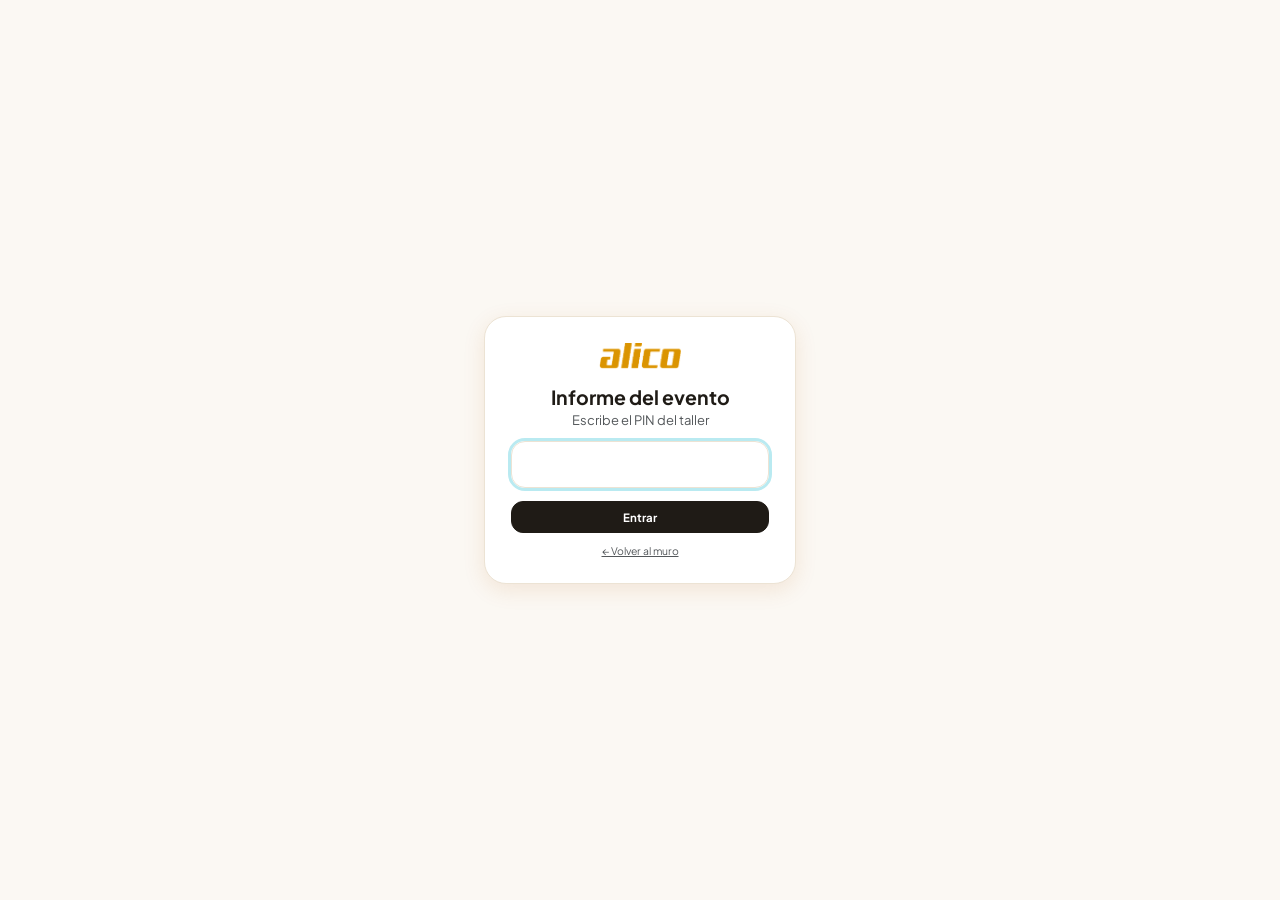
<file: admin.html>
<!doctype html>
<html lang="es">
<head>
<meta charset="utf-8">
<meta name="viewport" content="width=device-width,initial-scale=1">
<title>Informe del evento · Memorias Alico × Softgic</title>
<link href="https://fonts.googleapis.com/css2?family=Plus+Jakarta+Sans:wght@400;500;600;700;800&display=swap" rel="stylesheet">
<link rel="stylesheet" href="shared/al.css">
<style>
:root{--gold:#DA9100;--gold2:#F2B33D;--goldL:#FFF4DE;--ink:#1F1B16;--mut:#6E6558;--bg:#FBF8F3;--line:#ECE3D4;--r:22px}
html{font-size:clamp(13px,.95vw,19px)}
body{font-family:'Plus Jakarta Sans',Poppins,system-ui,sans-serif;background:var(--bg);color:var(--ink)}
.wrap{max-width:1500px;margin:0 auto;padding:1.4rem 2rem 3rem}
.top{display:flex;align-items:center;gap:1.2rem;flex-wrap:wrap}
.brands{display:flex;align-items:center;gap:.7rem;padding:.5rem .85rem;background:#fff;border:1px solid var(--line);border-radius:16px}.brands img{height:1.6rem;display:block}.brands .x{color:#b9ad9a}
.ttl small{display:block;font-size:.72rem;font-weight:800;letter-spacing:.14em;text-transform:uppercase;color:var(--gold)}.ttl h1{margin:.1rem 0 0;font-size:1.9rem;font-weight:800;letter-spacing:-.03em}
.acts{margin-left:auto;display:flex;gap:.5rem;flex-wrap:wrap}
.b{background:#fff;border:1px solid var(--line);border-radius:12px;padding:.6rem 1rem;font-weight:700;font-size:.88rem;display:inline-flex;gap:.4rem;align-items:center;text-decoration:none;color:var(--ink)}
.b:hover{border-color:var(--gold)}.b.k{background:var(--ink);color:#fff;border-color:var(--ink)}.b.g{background:linear-gradient(135deg,var(--gold),var(--gold2));border:0}.b.d{color:#b3261e}
.tabs{display:flex;gap:.3rem;margin:1.2rem 0 1rem;border-bottom:1px solid var(--line);overflow:auto}
.tabs button{background:none;padding:.8rem 1.1rem;font-weight:700;color:var(--mut);border-bottom:3px solid transparent;white-space:nowrap}.tabs button.on{color:var(--ink);border-bottom-color:var(--gold)}
.pane{display:none}.pane.on{display:block}
.banner{background:var(--goldL);border:1px solid #F3D9A6;border-radius:14px;padding:.7rem 1rem;font-size:.9rem;margin-bottom:1rem;display:flex;gap:.8rem;align-items:center;flex-wrap:wrap}
.kpis{display:grid;grid-template-columns:repeat(6,1fr);gap:.8rem}
.kp{background:#fff;border:1px solid var(--line);border-radius:var(--r);padding:1rem 1.1rem}.kp b{display:block;font-size:2rem;font-weight:800;letter-spacing:-.03em;line-height:1.1}.kp small{color:var(--mut);font-weight:600;font-size:.8rem}.kp.g b{color:var(--gold)}
.grid{display:grid;gap:1rem;margin-top:1rem}.g2{grid-template-columns:1fr 1fr}.g3{grid-template-columns:repeat(3,1fr)}
.card{background:#fff;border:1px solid var(--line);border-radius:var(--r);padding:1.1rem 1.25rem;break-inside:avoid}
.card h3{margin:0 0 .7rem;font-size:.78rem;letter-spacing:.12em;text-transform:uppercase;color:var(--mut)}
.bar{display:grid;grid-template-columns:minmax(0,1fr) 2.4rem;gap:.15rem .6rem;margin:.5rem 0;font-size:.88rem;font-weight:600}.bar .t{grid-column:1/-1;height:.5rem;background:#F3ECE0;border-radius:99px;overflow:hidden}.bar .t i{display:block;height:100%;border-radius:99px;background:var(--gold)}.bar b{text-align:right}
.quote{border-left:4px solid var(--gold);padding:.3rem .9rem;margin:.6rem 0;font-size:.92rem}.quote small{display:block;color:var(--mut);font-size:.78rem;margin-top:.15rem}
.ejec{font-size:1rem;line-height:1.6}.ejec h4{margin:1rem 0 .3rem;font-size:1rem}.ejec ul{margin:.3rem 0;padding-left:1.2rem}
/* casos */
.caso{display:grid;grid-template-columns:4.2rem 1fr;gap:1.1rem;background:#fff;border:1px solid var(--line);border-radius:26px;padding:1.3rem 1.4rem;margin-bottom:1rem;break-inside:avoid;position:relative;overflow:hidden}
.caso:before{content:"";position:absolute;left:0;top:0;bottom:0;width:6px;background:var(--cc)}
.rk{width:4.2rem;height:4.2rem;border-radius:20px;display:grid;place-items:center;font-size:2rem;background:var(--goldL)}
.caso h2{margin:0;font-size:1.4rem;font-weight:800;letter-spacing:-.02em;display:flex;gap:.6rem;align-items:center;flex-wrap:wrap}
.tag{font-size:.7rem;font-weight:800;letter-spacing:.06em;text-transform:uppercase;border-radius:99px;padding:.2rem .65rem;background:#F3ECE0;color:var(--mut)}.tag.o1{background:var(--ink);color:#fff}.tag.o2{background:var(--gold);color:#fff}.tag.o3{background:#E8DFD0}
.val{color:var(--mut);margin:.35rem 0 .9rem}
.met{display:grid;grid-template-columns:repeat(5,1fr);gap:.6rem}.met div{background:#FFFCF6;border:1px solid var(--line);border-radius:14px;padding:.55rem .75rem}.met b{display:block;font-size:1.35rem;font-weight:800}.met small{font-size:.72rem;color:var(--mut);font-weight:600}
.cols{display:grid;grid-template-columns:1.2fr 1fr 1fr;gap:1.2rem;margin-top:.9rem;font-size:.88rem}.cols h5{margin:0 0 .35rem;font-size:.72rem;letter-spacing:.1em;text-transform:uppercase;color:var(--gold)}.cols ul{margin:0;padding-left:1.1rem}.cols p{margin:0}
.score{position:absolute;right:1.3rem;top:1.2rem;text-align:right}.score b{font-size:2rem;font-weight:800;color:var(--cc)}.score small{display:block;font-size:.7rem;color:var(--mut);font-weight:700}
/* hoja de ruta */
.road{display:grid;grid-template-columns:repeat(3,1fr);gap:1rem;position:relative}
.ola{background:#fff;border:1px solid var(--line);border-radius:24px;padding:1.1rem 1.2rem;break-inside:avoid}.ola .h{display:flex;justify-content:space-between;align-items:baseline}.ola .h b{font-size:1.15rem}.ola .h small{color:var(--gold);font-weight:800}
.ola .it{display:flex;gap:.6rem;align-items:flex-start;margin:.7rem 0;padding:.7rem;border-radius:14px;background:#FFFCF6;border:1px solid var(--line);font-size:.86rem}.ola .it span{font-size:1.5rem}
.tl{height:.6rem;border-radius:99px;background:linear-gradient(90deg,var(--ink) 0 25%,var(--gold) 25% 50%,#E8DFD0 50%);margin:1rem 0 .4rem}
.tll{display:flex;justify-content:space-between;font-size:.75rem;color:var(--mut);font-weight:700}
.steps{counter-reset:s;list-style:none;padding:0;margin:0}.steps li{counter-increment:s;display:grid;grid-template-columns:2rem 1fr;gap:.6rem;margin:.6rem 0;font-size:.92rem}.steps li:before{content:counter(s);width:2rem;height:2rem;border-radius:50%;background:var(--goldL);color:var(--gold);font-weight:800;display:grid;place-items:center}
/* tabla */
.tools{display:flex;gap:.6rem;flex-wrap:wrap;margin-bottom:.8rem}.tools input,.tools select{border:1px solid var(--line);border-radius:12px;padding:.55rem .8rem;background:#fff}
table{width:100%;border-collapse:collapse;background:#fff;border:1px solid var(--line);border-radius:18px;overflow:hidden;font-size:.86rem}
th{text-align:left;font-size:.72rem;letter-spacing:.08em;text-transform:uppercase;color:var(--mut);background:#FFFCF6;padding:.7rem}td{padding:.65rem .7rem;border-top:1px solid var(--line);vertical-align:top}tr.rw{cursor:pointer}tr.rw:hover td{background:#FFFAF0}
td img{width:3.4rem;height:2.6rem;object-fit:cover;border-radius:8px}
.ex{display:grid;grid-template-columns:repeat(3,1fr);gap:1rem}.ex .card p{color:var(--mut);font-size:.88rem;margin:.2rem 0 .8rem}
.pin{position:fixed;inset:0;z-index:90;background:var(--bg);display:grid;place-items:center}.pin .card{width:min(24rem,90vw);text-align:center;padding:2rem}.pin input{width:100%;font-size:1.6rem;text-align:center;letter-spacing:.4em;border:1.5px solid var(--line);border-radius:14px;padding:.7rem;margin:1rem 0}
.sum{display:grid;grid-template-columns:1fr 1fr;gap:.6rem;margin-top:.8rem}.sum div{background:#FFFCF6;border:1px solid var(--line);border-radius:14px;padding:.6rem .8rem;font-size:.86rem}.sum b{display:block;font-size:.7rem;color:var(--gold);letter-spacing:.06em;text-transform:uppercase}
.ponly{display:none}
@media (max-width:1000px){.kpis{grid-template-columns:repeat(3,1fr)}.g2,.g3,.road,.ex,.cols{grid-template-columns:1fr}.met{grid-template-columns:repeat(3,1fr)}}
@media print{
  @page{size:A4;margin:12mm}html{font-size:10.5px}body{background:#fff}.wrap{padding:0}
  .acts,.tabs,.tools,.banner .b,#p-datos,#p-resp,.noprint{display:none!important}.pane{display:block!important}.ponly{display:block}
  .pane+.pane{break-before:page}.card,.caso,.ola,.kp{box-shadow:none}
}
</style>
</head>
<body>
<div class="pin" id="pin"><div class="card"><img src="assets/alico.png" alt="Alico" style="height:2rem"><h2 style="margin:1rem 0 .2rem">Informe del evento</h2><p class="muted">Escribe el PIN del taller</p><input id="pv" type="password" inputmode="numeric" autofocus><button class="b k" id="pg" style="width:100%;justify-content:center">Entrar</button><p class="small muted" style="margin-top:.8rem"><a href="index.html" style="color:inherit">← Volver al muro</a></p></div></div>

<div class="wrap" id="app" hidden>
  <header class="top">
    <div class="brands"><img src="assets/alico.png" alt="Alico"><span class="x">×</span><img src="assets/softgic.png" alt="Softgic"></div>
    <div class="ttl"><small id="evt"></small><h1>Informe del evento · Voz de los colaboradores</h1></div>
    <div class="acts"><a class="b" href="index.html">← Muro</a><button class="b" id="sync">☁️ Traer de la nube</button><button class="b" id="aj">⚙️ Ajustes</button><button class="b k" id="pr">🖨️ Imprimir / PDF</button></div>
  </header>
  <div class="ponly" style="margin:.4rem 0 1rem;color:#6E6558" id="pdate"></div>
  <nav class="tabs" id="tabs"><button data-p="res" class="on">Resumen</button><button data-p="casos">Informe por caso y hoja de ruta</button><button data-p="resp">Respuestas</button><button data-p="datos">Guardar y exportar</button></nav>
  <div id="ban"></div>
  <section class="pane on" id="p-res"></section>
  <section class="pane" id="p-casos"></section>
  <section class="pane" id="p-resp"></section>
  <section class="pane" id="p-datos"></section>
</div>

<script src="shared/al.js"></script>
<script src="shared/mem.js"></script>
<script>
(() => {
'use strict';
const esc = AL.esc, H = id => document.getElementById(id), $$ = s => [...document.querySelectorAll(s)];
const fmt = n => Math.round(n).toLocaleString('es-CO');
const SEM = 46; // semanas laborales al año

/* ---------- acceso ---------- */
const entrar = () => { if (H('pv').value !== AL.cfg.pin) { AL.toast('PIN incorrecto'); H('pv').value = ''; return; } sessionStorage.setItem('mem_adm', '1'); H('pin').remove(); H('app').hidden = false; render(); MEM.pull().then(ch => ch && render()); };
H('pg').onclick = entrar; H('pv').addEventListener('keydown', e => { if (e.key === 'Enter') entrar(); });
if (sessionStorage.getItem('mem_adm')) { H('pv').value = AL.cfg.pin; entrar(); }

H('tabs').onclick = e => { const b = e.target.closest('button'); if (!b) return; $$('#tabs button').forEach(x => x.classList.toggle('on', x === b)); $$('.pane').forEach(p => p.classList.toggle('on', p.id === 'p-' + b.dataset.p)); };
H('aj').onclick = AL.settings;
H('pr').onclick = () => print();
H('sync').onclick = async () => { if (!AL.hasCloud()) return AL.toast('Falta la clave de la nube en ⚙️ Ajustes'); AL.toast('Consultando la nube…'); await AL.sync(); const ch = await MEM.pull(); render(); AL.toast(ch ? 'Respuestas actualizadas desde la nube' : 'Ya tienes todo lo de la nube'); };

/* ---------- datos ---------- */
let conEj = false;
const data = () => { const r = MEM.reales(); return r.length && !conEj ? r : MEM.list(); };
const esEj = () => !MEM.reales().length || conEj;
const bars = (rows, max, col) => rows.filter(r => r[2]).map(([, n, k]) => `<div class="bar"><span>${esc(n)}</span><b>${k}</b><span class="t"><i style="width:${k / max * 100}%;${col ? 'background:' + col : ''}"></i></span></div>`).join('') || '<p class="muted small">Sin datos todavía.</p>';
const pct = (a, b) => b ? Math.round(a / b * 100) : 0;

function render() {
  const l = data(), s = MEM.stats(l);
  H('evt').textContent = MEM.cfg.evento + ' · GEN IA';
  H('pdate').textContent = 'Generado el ' + MEM.fmtFecha(Date.now()) + ' · ' + s.n + ' respuestas · Softgic para Alico';
  H('ban').innerHTML = esEj() ? `<div class="banner">⚠️ <span>${MEM.reales().length ? 'Estás viendo también las respuestas de <b>EJEMPLO</b>.' : 'Todavía no hay respuestas reales: lo que ves son <b>datos de EJEMPLO</b> para mostrar cómo quedará el informe.'}</span>${MEM.reales().length ? '<button class="b" id="sinEj">Ver solo las reales</button>' : ''}</div>` : `<div class="banner noprint" style="background:#fff">✅ <span><b>${s.n}</b> respuestas reales${MEM.cfg.desde ? ' (el contador del muro fue reiniciado, pero aquí está todo)' : ''}.</span><button class="b" id="conEj">Incluir ejemplos</button></div>`;
  if (H('sinEj')) H('sinEj').onclick = () => { conEj = false; render(); }; if (H('conEj')) H('conEj').onclick = () => { conEj = true; render(); };
  resumen(l, s); casos(l, s); respuestas(); datos();
}

/* ---------- 1 · resumen ---------- */
function resumen(l, s) {
  const md = Math.max(1, ...s.dolores.map(d => d[2])), ma = Math.max(1, ...s.ayudas.map(d => d[2])), mb = Math.max(1, ...s.apoyos.map(d => d[2])), mg = Math.max(1, ...s.ganas.map(d => d[2])), mar = Math.max(1, ...s.areas.map(d => d[2]));
  const mc = Math.max(1, ...s.casos.map(c => c.votos));
  const frases = l.filter(r => (r.t || [])[0]).slice(0, 6);
  const ej = AL.LS.get('mem_ejec', null), ejOk = ej && ej.n === s.n && !!ej.ej === esEj();
  H('p-res').innerHTML = `
  <div class="kpis"><div class="kp"><b>${s.n}</b><small>respuestas</small></div><div class="kp"><b>${s.personas}</b><small>colaboradores</small></div><div class="kp"><b>${s.grupos}</b><small>grupos</small></div><div class="kp"><b>${s.areas.length}</b><small>áreas representadas</small></div>
  <div class="kp g"><b>${fmt(s.horas)}</b><small>h/semana que el equipo dice perder</small></div><div class="kp g"><b>${fmt(s.horas * SEM)}</b><small>h/año (≈ ${fmt(s.horas * SEM / 1920)} personas de tiempo completo)</small></div></div>
  <div class="grid g2">
    <div class="card"><h3>Informe ejecutivo</h3><div class="ejec" id="ejec">${ejOk ? ej.html : ejecBasico(s)}</div><div class="noprint" style="margin-top:.8rem;display:flex;gap:.5rem"><button class="b g" id="gen">✨ ${ejOk ? 'Regenerar' : 'Redactar'} con IA</button><span class="small muted" style="align-self:center">${AL.hasIA() ? 'Usa la IA configurada en Ajustes' : 'Sin clave de IA: se muestra la versión automática'}</span></div></div>
    <div class="card"><h3>El caso que cada persona quiere primero</h3>${s.casos.slice().sort((a, b) => b.votos - a.votos).map(c => `<div class="bar"><span>${c.ic} ${esc(c.n)}</span><b>${c.votos}</b><span class="t"><i style="width:${c.votos / mc * 100}%;background:${c.c}"></i></span></div>`).join('')}
      <h3 style="margin-top:1.2rem">Ganas de aprender a trabajar con IA (1 a 5)</h3><div style="display:flex;gap:.5rem;align-items:flex-end;height:5rem">${s.listoDist.map((k, i) => `<div style="flex:1;text-align:center;font-size:.8rem"><div style="height:${Math.max(4, k / Math.max(1, ...s.listoDist) * 3.6)}rem;background:${i >= 3 ? 'var(--gold)' : '#E8DFD0'};border-radius:8px 8px 0 0"></div>${MEM.LISTO[i]} ${k}</div>`).join('')}</div><p class="small muted" style="margin-top:.4rem">Promedio ${s.listo.toFixed(1)} de 5 · ${pct(s.listoDist[3] + s.listoDist[4], s.listoDist.reduce((a, b) => a + b, 0))}% tiene muchas ganas de aprender.</p></div>
  </div>
  <div class="card" style="margin-top:1rem"><h3>Diagnóstico por equipo · dónde necesitan más ayuda</h3><table><thead><tr><th>Área</th><th>Personas</th><th>h/semana</th><th>Lo que más les quita tiempo</th><th>Lo que quieren de la IA</th><th>Apoyo que esperan de Alico y sus líderes</th><th>Caso preferido</th><th>Ganas</th></tr></thead><tbody>${s.equipos.map(e => `<tr><td><b>${esc(e.area)}</b></td><td>${e.n}</td><td><b>${fmt(e.horas)}</b></td><td>${esc(e.dolor)}</td><td>${esc(e.ayuda)}</td><td>${esc(e.apoyo)}</td><td>${esc(e.caso)}</td><td>${e.listo ? e.listo.toFixed(1) : '—'}</td></tr>`).join('')}</tbody></table></div>
  <div class="grid g3">
    <div class="card"><h3>Lo que más tiempo les quita</h3>${bars(s.dolores, md)}</div>
    <div class="card"><h3>Lo que quieren que la IA haga</h3>${bars(s.ayudas, ma, '#00758D')}</div>
    <div class="card"><h3>El apoyo que esperan de Alico y sus líderes</h3>${bars(s.apoyos, mb, '#53575A')}</div>
  </div>
  <div class="grid g2">
    <div class="card"><h3>Lo que ganarían ellos y sus equipos</h3>${bars(s.ganas, mg, '#B15E14')}<h3 style="margin-top:1.2rem">Participación por área</h3>${bars(s.areas, mar, '#B15E14')}</div>
    <div class="card"><h3>En sus palabras</h3>${frases.map(r => `<div class="quote">“${esc(r.t[0])}”<small>${esc(MEM.nombre(r))}${r.anon ? '' : ' · ' + esc(r.rol || '')} · ${esc(r.area || '')}</small></div>`).join('') || '<p class="muted small">Sin respuestas todavía.</p>'}</div>
  </div>`;
  H('gen').onclick = () => ejecIA(s);
}
function ejecBasico(s) {
  const top = s.orden[0], d = s.dolores[0], a = s.ayudas[0], b = s.apoyos[0];
  if (!s.n) return '<p class="muted">Aún no hay respuestas.</p>';
  return `<p><b>${s.personas} colaboradores</b> de ${s.areas.length} áreas contaron qué les quita tiempo y qué esperan de la IA. En conjunto reportan <b>${fmt(s.horas)} horas a la semana</b> de trabajo repetitivo que se podría liberar (≈ ${fmt(s.horas * SEM)} h al año).</p>
  <h4>Lo que dicen</h4><ul><li>La mayor fuente de tiempo perdido es <b>${esc(d[1].toLowerCase())}</b> (${d[2]} menciones).</li><li>Lo que más le piden a la IA: <b>${esc(a[1].toLowerCase())}</b>.</li><li>Lo que más esperan de Alico y sus líderes: <b>${esc(b[1].toLowerCase())}</b>; sus ganas de aprender promedian ${s.listo.toFixed(1)} de 5.</li><li>Lo que ganarían: <b>${esc(s.ganas[0][1].toLowerCase())}</b>.</li></ul>
  <h4>Por dónde empezar</h4><p><b>${top.ic} ${esc(top.n)}</b> encabeza la prioridad (puntaje ${top.score}/100) por interés, horas en juego y facilidad de implementación. Sigue <b>${esc(s.orden[1].n)}</b>. Ambos forman la primera ola de la hoja de ruta.</p>`;
}
async function ejecIA(s) {
  if (!AL.hasIA()) return AL.toast('Configura la clave de IA en ⚙️ Ajustes');
  H('ejec').innerHTML = '<p class="muted">Redactando el informe ejecutivo…</p>';
  const resumen = { respuestas: s.n, personas: s.personas, areas: s.areas.map(x => x[0] + ':' + x[2]), horas_semana: s.horas, ganas_de_aprender: s.listo.toFixed(1), ganarian: s.ganas.filter(x => x[2]).map(x => x[1] + ':' + x[2]), equipos: s.equipos.map(e => ({ area: e.area, personas: e.n, horas: e.horas, dolor: e.dolor, apoyo: e.apoyo })), dolores: s.dolores.filter(x => x[2]).map(x => x[1] + ':' + x[2]), ayudas: s.ayudas.filter(x => x[2]).map(x => x[1] + ':' + x[2]), apoyo_esperado: s.apoyos.filter(x => x[2]).map(x => x[1] + ':' + x[2]),
    casos: s.orden.map(c => ({ caso: c.n, votos: c.votos, afines: c.afines, horas: c.horas, puntaje: c.score, ola: c.ola, frases: c.frases })) };
  const sys = 'Eres consultor senior de Softgic. Redacta en español de Colombia el informe ejecutivo de un taller de IA con colaboradores de Alico (empaques flexibles, Medellín) para la gerencia de Alico y de Softgic. Usa SOLO los datos dados; no inventes cifras. Formato HTML simple (<p>, <h4>, <ul><li>, <b>), máximo 230 palabras, con: 1) hallazgo principal, 2) 3 viñetas de lo que piden los colaboradores, 3) qué equipos necesitan más apoyo y de qué tipo, 4) recomendación de por dónde empezar y por qué, 5) cómo cuidar la confianza de las personas (la IA ayuda, no reemplaza). Máximo 260 palabras.';
  try { const html = (await AL.claude(sys, JSON.stringify(resumen), { max: 900, tag: 'memorias-ejecutivo' })).replace(/```html?|```/g, '').replace(/<(?!\/?(p|h4|ul|li|b)\b)[^>]*>/g, ''); AL.LS.set('mem_ejec', { n: s.n, ej: esEj(), html }); H('ejec').innerHTML = html; }
  catch (e) { H('ejec').innerHTML = ejecBasico(s); AL.toast('No pude usar la IA: ' + e.message); }
}

/* ---------- 2 · informe por caso y hoja de ruta ---------- */
const OLAS = [['Ola 1', '0 a 3 meses', 'Pilotos rápidos con patrocinador y meta medible'], ['Ola 2', '3 a 6 meses', 'Escalar lo que funcionó y abrir el segundo frente'], ['Ola 3', '6 a 12 meses', 'Casos que requieren más integración y datos']];
const HABIL = { formacion: 'Ruta de formación práctica por rol, en el puesto y con casos reales (sesiones de 45 min).', tiempo: 'Tiempo protegido en la semana para aprender y probar con la IA.', lider: 'Un líder padrino por equipo que acompañe y dé ejemplo.', datos: 'Diagnóstico y orden de los datos de Epicor y de las fuentes de cada caso.', herramientas: 'Revisión de equipos y conectividad en planta (tablets, wifi industrial).', ideas: 'Un canal permanente para proponer y priorizar ideas de IA.', claridad: 'Mensaje claro de la dirección: la IA apoya y desarrolla a las personas, no las reemplaza.' };
function casos(l, s) {
  const reales = l, nombres = id => reales.filter(r => (r.a || {}).caso === id && r.padrino && r.padrino !== 'Por definir').map(r => r.padrino);
  H('p-casos').innerHTML = `
  <div class="card" style="margin-bottom:1rem"><h3>Cómo se priorizó</h3><p style="margin:0;font-size:.92rem">Puntaje de 0 a 100 = <b>50 %</b> interés de los colaboradores (votos directos + medio punto por quienes describieron un dolor o una necesidad que el caso resuelve) · <b>30 %</b> horas por semana en juego · <b>20 %</b> facilidad de implementación. Los dos primeros forman la Ola 1, los dos siguientes la Ola 2 y el último la Ola 3.</p></div>
  ${s.orden.map((c, i) => { const p = nombres(c.id), mb = c.apoyos.slice(0, 3);
    return `<article class="caso" style="--cc:${c.c}"><div class="rk">${c.ic}</div><div><div class="score"><b>${c.score}</b><small>PUNTAJE</small></div>
      <h2>#${i + 1} · ${esc(c.n)} <span class="tag o${c.ola}">${OLAS[c.ola - 1][0]} · ${OLAS[c.ola - 1][1]}</span></h2><p class="val">${esc(c.valor)}</p>
      <div class="met"><div><b>${c.votos}</b><small>lo eligieron primero</small></div><div><b>${c.afines}</b><small>tienen un dolor que resuelve</small></div><div><b>${fmt(c.horas)}</b><small>h/semana en juego</small></div><div><b>${c.listo ? c.listo.toFixed(1) : '—'}</b><small>ganas de aprender (1–5)</small></div><div><b>${'●'.repeat(4 - c.cx)}${'○'.repeat(c.cx - 1)}</b><small>facilidad</small></div></div>
      <div class="cols"><div><h5>Cómo aporta valor · lo dicen ellos</h5>${c.frases.length ? c.frases.map(f => `<div class="quote" style="margin:.3rem 0">“${esc(f)}”</div>`).join('') : '<p class="muted">Nadie lo eligió primero; su interés viene de dolores relacionados.</p>'}<p style="margin-top:.4rem"><b>Áreas:</b> ${c.areas.map(a => esc(a[0]) + ' (' + a[1] + ')').join(', ') || '—'}</p></div>
      <div><h5>Piloto sugerido</h5><p>${esc(c.piloto)}</p><h5 style="margin-top:.7rem">Cómo medir</h5><ul>${c.kpis.map(k => `<li>${esc(k)}</li>`).join('')}</ul></div>
      <div><h5>Lo que se necesita de Alico</h5><p>${esc(c.necesita)}</p><h5 style="margin-top:.7rem">Apoyo que piden</h5><p>${mb.map(b => esc(MEM.lab(MEM.APOYOS, b[0])) + ' (' + b[1] + ')').join(', ') || '—'}</p><h5 style="margin-top:.7rem">Posibles padrinos</h5><p>${p.length ? esc([...new Set(p)].join(', ')) : 'Por definir'}</p></div></div></div></article>`; }).join('')}
  <div class="card" style="margin:1.4rem 0 1rem;break-before:page"><h3>Hoja de ruta para evaluar oportunidades</h3><div class="tl"></div><div class="tll"><span>Hoy</span><span>Mes 3</span><span>Mes 6</span><span>Mes 12</span></div></div>
  <div class="road">${OLAS.map((o, k) => `<div class="ola"><div class="h"><b>${o[0]}</b><small>${o[1]}</small></div><p class="small muted" style="margin:.2rem 0 0">${o[2]}</p>${s.orden.filter(c => c.ola === k + 1).map(c => `<div class="it"><span>${c.ic}</span><div><b>${esc(c.n)}</b><br>${esc(c.piloto)}</div></div>`).join('')}</div>`).join('')}</div>
  <div class="grid g2">
    <div class="card"><h3>Próximos pasos (30 días)</h3><ol class="steps">
      <li>Presentar este informe al comité de Alico y confirmar los casos de la Ola 1.</li>
      <li>Nombrar un patrocinador por caso${s.orden.slice(0, 2).some(c => nombres(c.id).length) ? ' (ya hay candidatos propuestos por los colaboradores)' : ''}.</li>
      <li>Sesión de descubrimiento de 2 horas por caso con Softgic: proceso actual, datos disponibles y meta.</li>
      <li>Definir la línea base de los indicadores (${esc(s.orden[0].kpis[0].toLowerCase())}, ${esc(s.orden[1].kpis[0].toLowerCase())}).</li>
      <li>Propuesta de piloto con alcance, cronograma y retorno esperado.</li></ol></div>
    <div class="card"><h3>Habilitadores: el apoyo que pidieron</h3>${s.apoyos.filter(b => b[2]).slice(0, 4).map(b => `<div class="it" style="display:flex;gap:.6rem;margin:.6rem 0;font-size:.9rem"><b style="min-width:2rem;color:var(--gold)">${pct(b[2], s.n)}%</b><div><b>${esc(b[1])}</b><br><span class="muted">${esc(HABIL[b[0]] || '')}</span></div></div>`).join('') || '<p class="muted small">Sin datos todavía.</p>'}</div>
  </div>`;
}

/* ---------- 3 · respuestas ---------- */
let fq = '', fc = '', fa = '';
function respuestas() {
  const l = data();
  if (!H('fq')) {
    H('p-resp').innerHTML = `<div class="tools"><input id="fq" placeholder="🔎 Buscar persona, idea o frase" style="flex:1;min-width:14rem"><select id="fc"><option value="">Todos los casos</option>${MEM.CASOS.map(c => `<option value="${c.id}">${c.ic} ${esc(c.n)}</option>`).join('')}</select><select id="fa"><option value="">Todas las áreas</option>${MEM.AREAS.map(a => `<option>${a}</option>`).join('')}</select></div><div id="tbl"></div>`;
    H('fq').oninput = e => { fq = AL.norm(e.target.value); respuestas(); }; H('fc').onchange = e => { fc = e.target.value; respuestas(); }; H('fa').onchange = e => { fa = e.target.value; respuestas(); };
  }
  const f = l.filter(r => (!fc || (r.a || {}).caso === fc) && (!fa || r.area === fa) && (!fq || AL.norm(JSON.stringify([r.anon ? '' : r.participante, r.grupo, r.h, r.t, r.area])).includes(fq)));
  H('tbl').innerHTML = `<table><thead><tr><th></th><th>Fecha</th><th>Persona</th><th>Área</th><th>Tarea que le quita tiempo</th><th>Caso</th><th>h/sem equipo</th><th>Idea</th><th>Ganas</th></tr></thead><tbody>${f.map(r => { const a = r.a || {}, c = MEM.caso(a.caso) || {};
    return `<tr class="rw" data-id="${r.id}"><td>${r.foto ? `<img src="${r.foto}">` : ''}</td><td>${new Date(r.ts).toLocaleString('es-CO', { day: '2-digit', month: 'short', hour: '2-digit', minute: '2-digit' })}${r.ejemplo ? '<br><span class="tag">ejemplo</span>' : ''}</td><td><b>${esc(MEM.nombre(r))}</b><br><span class="muted small">${r.anon ? 'anónimo' : esc(r.rol || '')} · ${esc(r.grupo || '')}</span></td><td>${esc(r.area || '')}</td><td>${esc(MEM.lab(MEM.DOLORES, a.dolor) || '')}<br><span class="muted small">${esc(((r.t || [])[0] || '').slice(0, 110))}</span></td><td>${c.ic || ''} ${esc(c.n || '')}</td><td><b>${MEM.horasEquipo(r)}</b></td><td>${esc((r.h || {}).nombre_idea || '')}</td><td>${a.listo ? MEM.LISTO[a.listo - 1] + ' ' + a.listo : ''}</td></tr>`; }).join('') || '<tr><td colspan="9" class="muted">Sin resultados.</td></tr>'}</tbody></table>`;
  $$('#tbl tr.rw').forEach(tr => tr.onclick = () => detalle(tr.dataset.id));
}
function detalle(id) {
  const r = MEM.get(id); if (!r) return; const a = r.a || {}, h = r.h || {};
  const L = (arr, x) => (x || []).map(k => MEM.lab(arr, k)).join(', ');
  const k = [MEM.lab(MEM.DOLORES, a.dolor), `${a.horas || '?'} h/sem × ${a.personas || '?'} personas = ${MEM.horasEquipo(r)} h`, L(MEM.AYUDAS, a.ayuda), L(MEM.GANAS, a.gana), L(MEM.APOYOS, a.apoyo) + (a.listo ? ' · ganas de aprender ' + a.listo + '/5' : ''), (MEM.caso(a.caso) || {}).n];
  AL.modal(`<div style="font-family:'Plus Jakarta Sans',sans-serif"><div style="display:grid;grid-template-columns:${r.foto ? '12rem ' : ''}1fr;gap:1rem">${r.foto ? `<img src="${r.foto}" style="width:100%;border-radius:16px">` : ''}<div><small style="color:#DA9100;font-weight:800">${esc(r.grupo || '')} · ${esc(r.area || '')}</small><h2 style="margin:.2rem 0">${esc(h.nombre_idea || '')}</h2><p class="muted">${esc(MEM.nombre(r))}${r.anon ? '' : ' · ' + esc(r.rol || '')} · ${new Date(r.ts).toLocaleString('es-CO')}</p><p>${esc(h.historia_usuario || '')}</p></div></div>
  <div class="sum">${MEM.Q.map((q, i) => `<div><b>${i + 1}. ${esc(q.corto)}</b>${esc(k[i] || '—')}${(r.t || [])[i] ? `<br><i>“${esc(r.t[i])}”</i>` : ''}</div>`).join('')}<div><b>Impacto · prioridad</b>${esc(h.impacto || '')} · ${esc(h.prioridad || '')}</div><div><b>Primer paso · padrino</b>${esc(h.primer_paso || '')} · ${esc(r.padrino || '')}</div><div><b>Lo que va a aprender</b>${esc(h.aprendizaje || '—')}</div></div>
  <div style="display:flex;justify-content:space-between;margin-top:1rem">${r.ejemplo ? '<span></span>' : '<button class="b d" id="del">🗑️ Eliminar esta respuesta</button>'}<button class="b k" onclick="AL.closeModal()">Cerrar</button></div></div>`);
  if (H('del')) H('del').onclick = () => { if (prompt('PIN para eliminar') !== AL.cfg.pin) return AL.toast('PIN incorrecto'); MEM.store(MEM.list().filter(x => x.id !== id)); AL.closeModal(); render(); AL.toast('Eliminada de este navegador (en Google Sheets se conserva)'); };
}

/* ---------- 4 · guardar y exportar ---------- */
function datos() {
  const n = MEM.reales().length, ne = MEM.list().filter(r => r.ejemplo).length, pend = (AL.state.pending || (AL.LS.get('al_outbox', []) || []).length);
  const nube = AL.hasCloud() ? `☁️ Conectado a Google Sheets${pend ? ` · <b>${pend}</b> envíos pendientes` : ' · todo enviado'}` : '⚠️ Sin nube: los datos solo están en este navegador. Descarga el respaldo o configura la clave en ⚙️ Ajustes.';
  H('p-datos').innerHTML = `<div class="banner" style="background:#fff">${nube}</div>
  <div class="ex">
    <div class="card"><h3>📊 Excel / CSV</h3><p>Todas las respuestas reales en columnas (preguntas, categorías, horas, idea, padrino). Se abre directo en Excel.</p><button class="b k" id="xcsv">Descargar CSV (${n})</button></div>
    <div class="card"><h3>💾 Respaldo completo</h3><p>Archivo con todo, incluidas las fotos. Sirve para no perder nada y para unir varios computadores.</p><button class="b k" id="xjson">Descargar respaldo</button> <label class="b" style="cursor:pointer">Importar respaldo<input type="file" id="imp" accept=".json" hidden></label></div>
    <div class="card"><h3>📄 Informe en PDF</h3><p>Resumen, informe por caso y hoja de ruta, listo para enviar a Alico y a Softgic. En la ventana de impresión elige «Guardar como PDF».</p><button class="b k" id="xpdf">Imprimir / PDF</button></div>
    <div class="card"><h3>☁️ Google Sheets</h3><p>Reenvía todas las respuestas reales a la hoja «Respuestas» (no duplica: actualiza por código).</p><button class="b" id="xsh">Enviar todo a Sheets</button> <button class="b" id="xpull">Traer de la nube</button></div>
    <div class="card"><h3>⟲ Contador del muro</h3><p>${MEM.cfg.desde ? 'Reiniciado el ' + new Date(MEM.cfg.desde).toLocaleString('es-CO') + '.' : 'Cuenta todas las respuestas.'} Reiniciarlo no borra datos: el informe conserva todo.</p><button class="b" id="xrst">Reiniciar ahora</button>${MEM.cfg.desde ? ' <button class="b" id="xall">Volver a contar todo</button>' : ''}<div class="field" style="margin-top:.8rem"><label class="small muted">Nombre del evento</label><input id="evn" value="${esc(MEM.cfg.evento)}" style="width:100%;border:1px solid var(--line);border-radius:10px;padding:.5rem"></div></div>
    <div class="card"><h3>🧹 Limpieza</h3><p>Hay ${ne} respuestas de ejemplo y ${n} reales en este navegador.</p><button class="b" id="xej">Quitar ejemplos</button> <button class="b" id="xej2">Cargar ejemplos</button> <button class="b d" id="xdel">Borrar todo de este navegador</button></div>
  </div>`;
  const pin = () => prompt('PIN del taller') === AL.cfg.pin || (AL.toast('PIN incorrecto'), false);
  const stamp = () => new Date().toISOString().slice(0, 10);
  H('xcsv').onclick = () => { if (!n) return AL.toast('Aún no hay respuestas reales'); AL.download(`memorias-alico-${stamp()}.csv`, 'text/csv;charset=utf-8', MEM.csv(MEM.reales().map(MEM.flat))); };
  H('xjson').onclick = () => AL.download(`respaldo-memorias-alico-${stamp()}.json`, 'application/json', MEM.respaldo());
  H('imp').onchange = async e => { const f = e.target.files[0]; if (!f) return; try { const k = MEM.importar(await f.text()); render(); AL.toast(k + ' respuestas importadas o actualizadas'); } catch (er) { AL.toast('Ese archivo no es un respaldo válido'); } };
  H('xpdf').onclick = () => print();
  H('xsh').onclick = async () => { if (!AL.hasCloud()) return AL.toast('Configura la nube en ⚙️ Ajustes'); MEM.reales().forEach(r => MEM.save(r)); await AL.sync(); datos(); AL.toast('Enviado a Google Sheets'); };
  H('xpull').onclick = () => H('sync').click();
  H('xrst').onclick = () => { if (!pin()) return; MEM.cfg.desde = Date.now(); MEM.saveCfg(); datos(); AL.toast('Contador del muro en cero'); };
  if (H('xall')) H('xall').onclick = () => { MEM.cfg.desde = 0; MEM.saveCfg(); datos(); };
  H('evn').onchange = e => { MEM.cfg.evento = e.target.value.trim() || MEM.cfg.evento; MEM.saveCfg(); render(); };
  H('xej').onclick = () => { MEM.store(MEM.reales().length ? MEM.reales() : []); conEj = false; render(); AL.toast('Ejemplos quitados'); };
  H('xej2').onclick = () => { MEM.store(MEM.reales().concat(MEM.seed())); render(); };
  H('xdel').onclick = () => { if (!pin() || !confirm('¿Borrar TODAS las respuestas de este navegador? Descarga antes el respaldo. Lo que ya está en Google Sheets se conserva.')) return; MEM.store([]); render(); };
}
})();
</script>
</body>
</html>
</file>
<file: shared/al.css>
/* Taller de IA · Alico — estilos comunes (Softgic) */
:root{
  --or:#EE7623; --or2:#E99B35; --or-d:#B15E14;
  --tl:#00BED6; --tl2:#008AAB; --tl-d:#00758D;
  --gr:#53575A; --ink:#2b2e30; --bg:#FFF8F0; --card:#fff; --line:#f0e2d0;
  --ok:#1c9a5b; --bad:#d6403a; --warn:#e9a100;
  --r:20px; --sh:0 6px 22px rgba(177,94,20,.12);
}
*{box-sizing:border-box;-webkit-tap-highlight-color:transparent}
html{font-size:clamp(14px,1.05vw,24px)}
body{margin:0;font-family:Poppins,system-ui,-apple-system,"Segoe UI",Roboto,sans-serif;background:var(--bg);color:var(--ink);min-height:100vh}
button{font:inherit;cursor:pointer;border:0;color:inherit}
input,select,textarea{font:inherit;color:inherit}
h1,h2,h3,h4,p{margin:0}
.sp{flex:1}
.muted{color:var(--gr)}.small{font-size:.8rem}
main.wrap{max-width:1760px;margin:0 auto;padding:1.2rem 1.6rem 2rem}
.chip{display:inline-flex;align-items:center;gap:.4rem;padding:.3rem .8rem;border-radius:99px;font-size:.75rem;font-weight:600;background:#eef6f8;color:var(--tl-d);white-space:nowrap}
.chip.warn{background:#fff3da;color:#8a6200}.chip.bad{background:#fde6e5;color:var(--bad)}.chip.ok{background:#e2f6ec;color:var(--ok)}.chip.or{background:#ffe9d8;color:var(--or-d)}
.btn{display:inline-flex;align-items:center;justify-content:center;gap:.5rem;padding:.7rem 1.3rem;border-radius:16px;font-weight:700;font-size:.95rem;background:var(--or);color:#fff;box-shadow:0 4px 0 var(--or-d);transition:transform .08s;white-space:nowrap}
.btn:active{transform:translateY(3px);box-shadow:0 1px 0 var(--or-d)}
.btn.tl{background:var(--tl2);box-shadow:0 4px 0 var(--tl-d)}
.btn.gr{background:#fff;color:var(--ink);border:2px solid var(--line);box-shadow:none}
.btn.ok{background:var(--ok);box-shadow:0 4px 0 #11703f}.btn.bad{background:var(--bad);box-shadow:0 4px 0 #9d2823}.btn.warn{background:var(--warn);box-shadow:0 4px 0 #a97800}
.btn.sm{padding:.45rem .9rem;font-size:.82rem;border-radius:12px;box-shadow:0 3px 0 var(--or-d)}
.btn.tl.sm{box-shadow:0 3px 0 var(--tl-d)}.btn.gr.sm{box-shadow:none}
.btn.lg{padding:1rem 1.8rem;font-size:1.15rem;border-radius:20px}
.btn[disabled]{opacity:.5;pointer-events:none}
.card{background:#fff;border:2px solid var(--line);border-radius:var(--r);padding:1.1rem 1.3rem;box-shadow:var(--sh)}
.card h3{font-size:1.02rem;font-weight:800;margin-bottom:.5rem}
.field{display:flex;flex-direction:column;gap:.3rem;margin-bottom:.8rem}
.field label{font-weight:700;font-size:.85rem}
.field input,.field select,.field textarea,.inp{padding:.7rem .9rem;border-radius:13px;border:2px solid var(--line);background:#fff;font-size:.95rem;width:100%}
input:focus,textarea:focus,select:focus{outline:3px solid #b9eaf1;border-color:var(--tl)}
textarea{resize:vertical;min-height:6rem}
.pick{display:flex;gap:.45rem;flex-wrap:wrap}
.pk{padding:.55rem .95rem;border-radius:13px;border:2px solid var(--line);background:#fff;font-weight:600;font-size:.88rem;display:inline-flex;gap:.4rem;align-items:center}
.pk.on{background:var(--tl2);border-color:var(--tl2);color:#fff}
.tag{display:inline-block;background:#eef6f8;color:var(--tl-d);border-radius:99px;padding:.25rem .75rem;font-size:.78rem;font-weight:600}
.tags{display:flex;gap:.4rem;flex-wrap:wrap}
.two{display:grid;grid-template-columns:1fr 1fr;gap:1.1rem}
.three{display:grid;grid-template-columns:repeat(3,1fr);gap:1.1rem}
.kpis{display:grid;grid-template-columns:repeat(auto-fit,minmax(11rem,1fr));gap:.9rem;margin-bottom:1rem}
.kpi{background:#fff;border:2px solid var(--line);border-radius:var(--r);padding:.9rem 1.1rem;box-shadow:var(--sh)}
.kpi small{color:var(--gr);font-weight:600;font-size:.74rem;display:block}.kpi b{font-size:1.9rem;font-weight:800;line-height:1.15;display:block}.kpi em{font-style:normal;font-size:.72rem;color:var(--gr)}
.kpi .d{font-size:.78rem;font-weight:700}.kpi .d.up{color:var(--ok)}.kpi .d.dn{color:var(--bad)}
.alert{display:flex;gap:.9rem;align-items:center;background:#fde6e5;border:2px solid var(--bad);color:#8f2420;border-radius:var(--r);padding:.8rem 1.1rem;margin-bottom:.8rem;font-weight:600}
.alert .big{font-size:1.7rem}
.alert.info{background:#fff3da;border-color:var(--warn);color:#7a5600}
.alert.good{background:#e2f6ec;border-color:var(--ok);color:#11703f}
.bar{display:flex;align-items:center;gap:.6rem;margin:.4rem 0;font-size:.82rem}
.bar .lb{width:10rem;flex:none;white-space:nowrap;overflow:hidden;text-overflow:ellipsis;font-weight:600}
.bar .tr{flex:1;background:#f3ece2;border-radius:99px;height:1rem;overflow:hidden}
.bar .fl{display:block;height:100%;border-radius:99px;background:var(--c,var(--or));transition:width .5s}
.bar .vl{width:3.4rem;text-align:right;font-weight:700}
.overlay{position:fixed;inset:0;background:rgba(30,34,36,.62);z-index:90;display:grid;place-items:center;padding:1.5rem}
.modal{background:#fff;border-radius:28px;max-width:56rem;width:100%;max-height:92vh;overflow:auto;padding:1.8rem 2rem;box-shadow:0 30px 80px rgba(0,0,0,.35)}
.modal h2{font-size:1.5rem;font-weight:800;margin-bottom:.4rem}
.tut{text-align:center}
.tut .big{font-size:5.5rem;line-height:1.1;animation:bob 1.8s ease-in-out infinite}
@keyframes bob{50%{transform:translateY(-10px)}}
.tut h2{font-size:1.8rem}.tut p{font-size:1.1rem;color:var(--gr);margin:.5rem 0 1.1rem}
.dots{display:flex;gap:.5rem;justify-content:center;margin:1rem 0}.dots i{width:.75rem;height:.75rem;border-radius:50%;background:#e5ddd2}.dots i.on{background:var(--or)}
.toast{position:fixed;left:50%;bottom:1.4rem;transform:translateX(-50%);background:var(--ink);color:#fff;padding:.8rem 1.5rem;border-radius:99px;z-index:120;font-weight:600;box-shadow:0 10px 30px rgba(0,0,0,.3);max-width:90vw}
.spin{display:inline-block;width:1.1rem;height:1.1rem;border:3px solid #b9eaf1;border-top-color:var(--tl2);border-radius:50%;animation:sp .8s linear infinite;vertical-align:-3px}
@keyframes sp{to{transform:rotate(360deg)}}
.guide{display:flex;align-items:center;gap:1rem;background:linear-gradient(90deg,#e6f9fc,#fff);border:2px solid #b9eaf1;border-radius:var(--r);padding:.8rem 1.2rem;margin-bottom:1rem}
.guide .gi{font-size:1.8rem}.guide b{font-size:1.05rem;display:block}.guide span{color:var(--gr);font-size:.85rem}
.tabs{display:flex;gap:.4rem;flex-wrap:wrap;margin-bottom:1rem}
.tab{padding:.65rem 1.1rem;border-radius:14px;background:#fff;border:2px solid var(--line);font-weight:700;font-size:.9rem;display:inline-flex;gap:.45rem;align-items:center}
.tab.on{background:var(--ink);color:#fff;border-color:var(--ink)}
table.tb{width:100%;border-collapse:collapse;font-size:.85rem}
table.tb th{text-align:left;font-size:.72rem;text-transform:uppercase;letter-spacing:.04em;color:var(--gr);padding:.5rem .6rem;border-bottom:2px solid var(--line)}
table.tb td{padding:.55rem .6rem;border-bottom:1px solid var(--line);vertical-align:top}
table.tb tr:hover td{background:#fffaf3}
.sample{display:inline-block;font-size:.62rem;font-weight:800;letter-spacing:.06em;background:#fff3da;color:#8a6200;border-radius:99px;padding:.1rem .55rem;vertical-align:middle}
@media (max-width:1100px){.two,.three{grid-template-columns:1fr}}
@media (prefers-reduced-motion:reduce){*{animation:none!important}}
</file>
